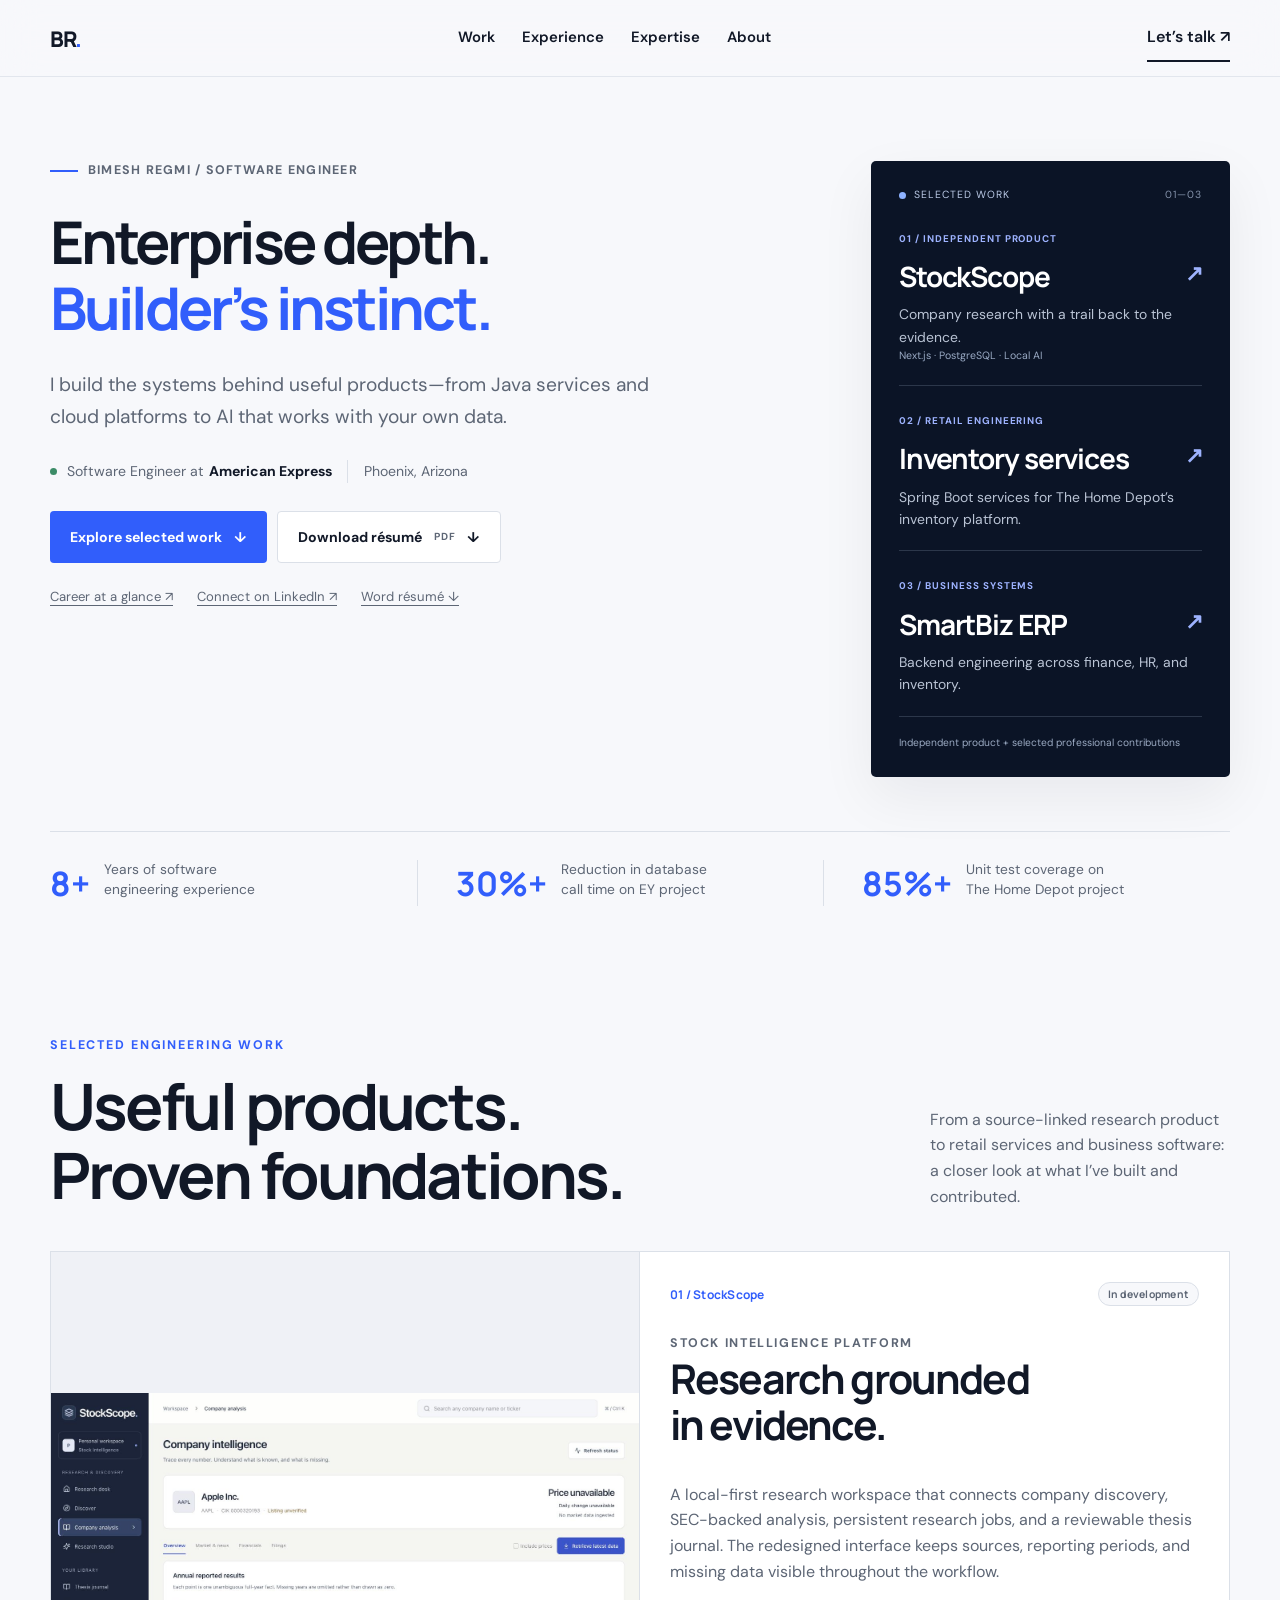
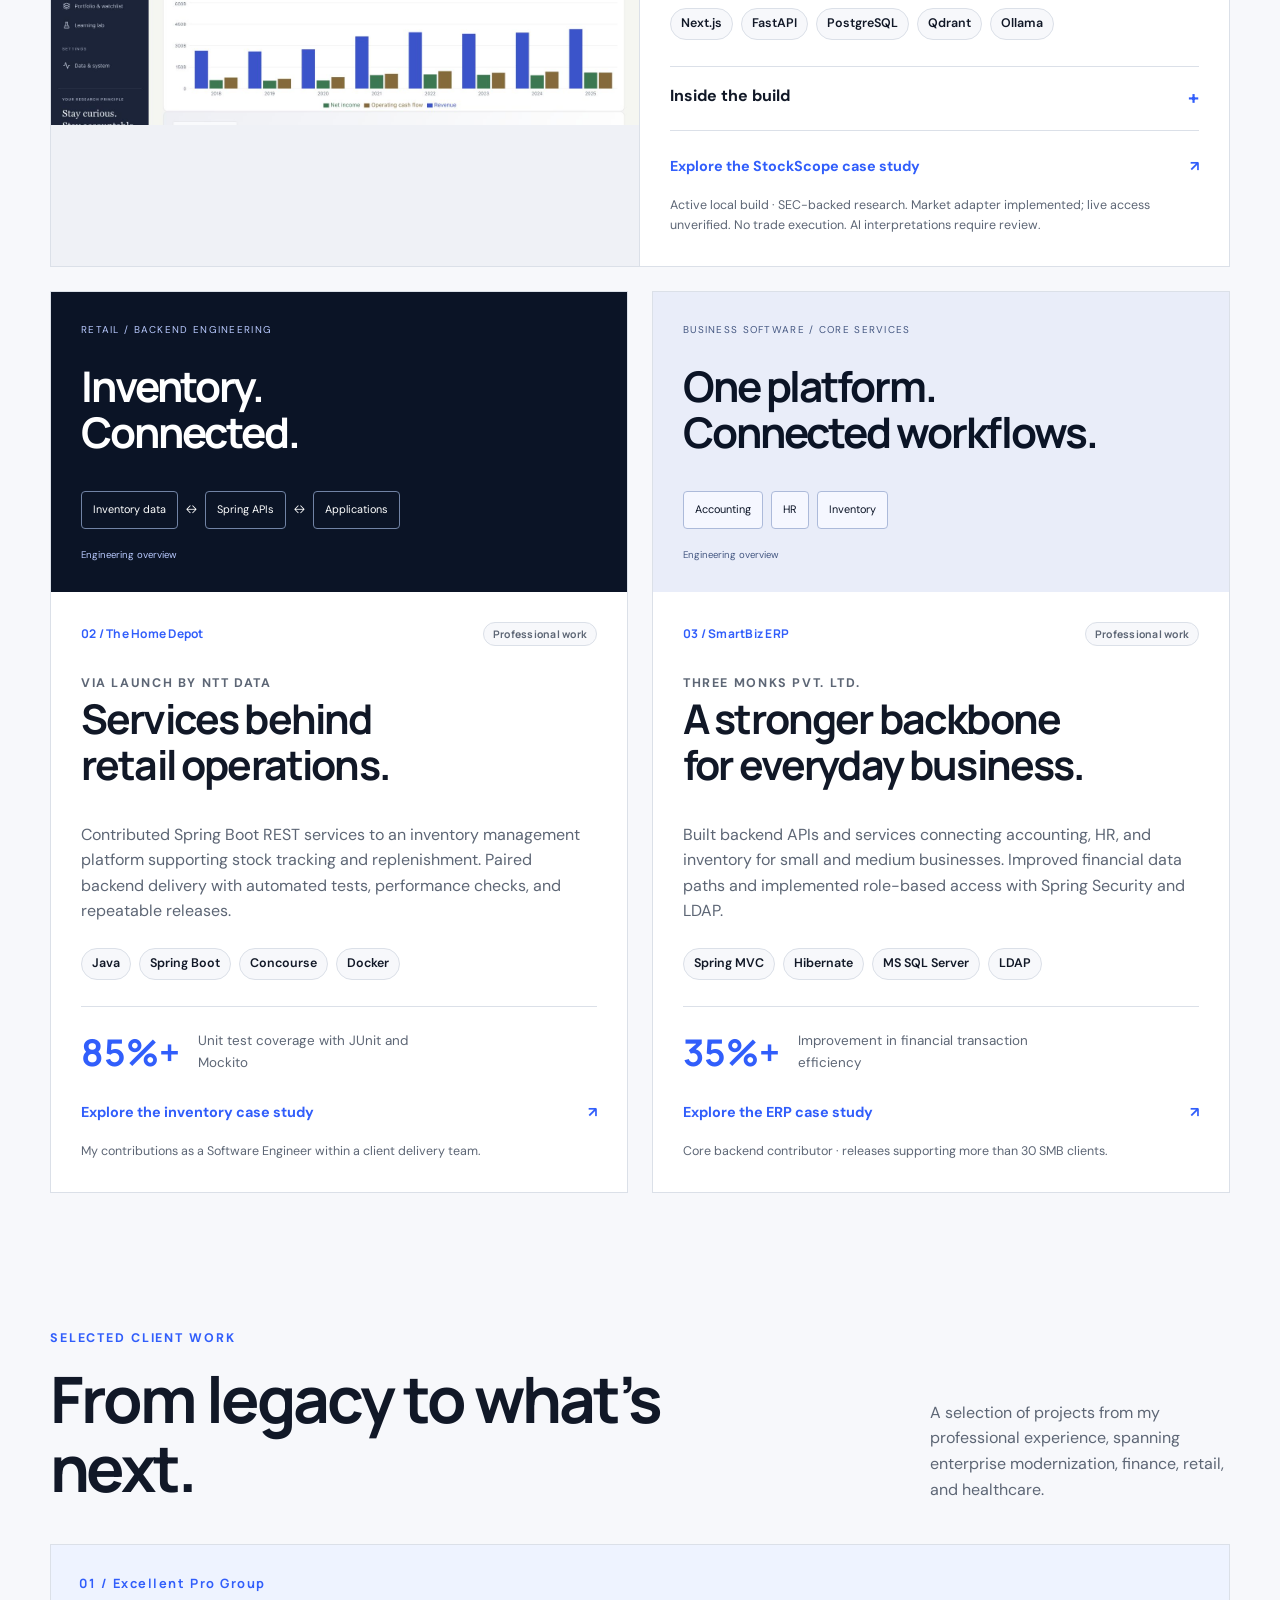
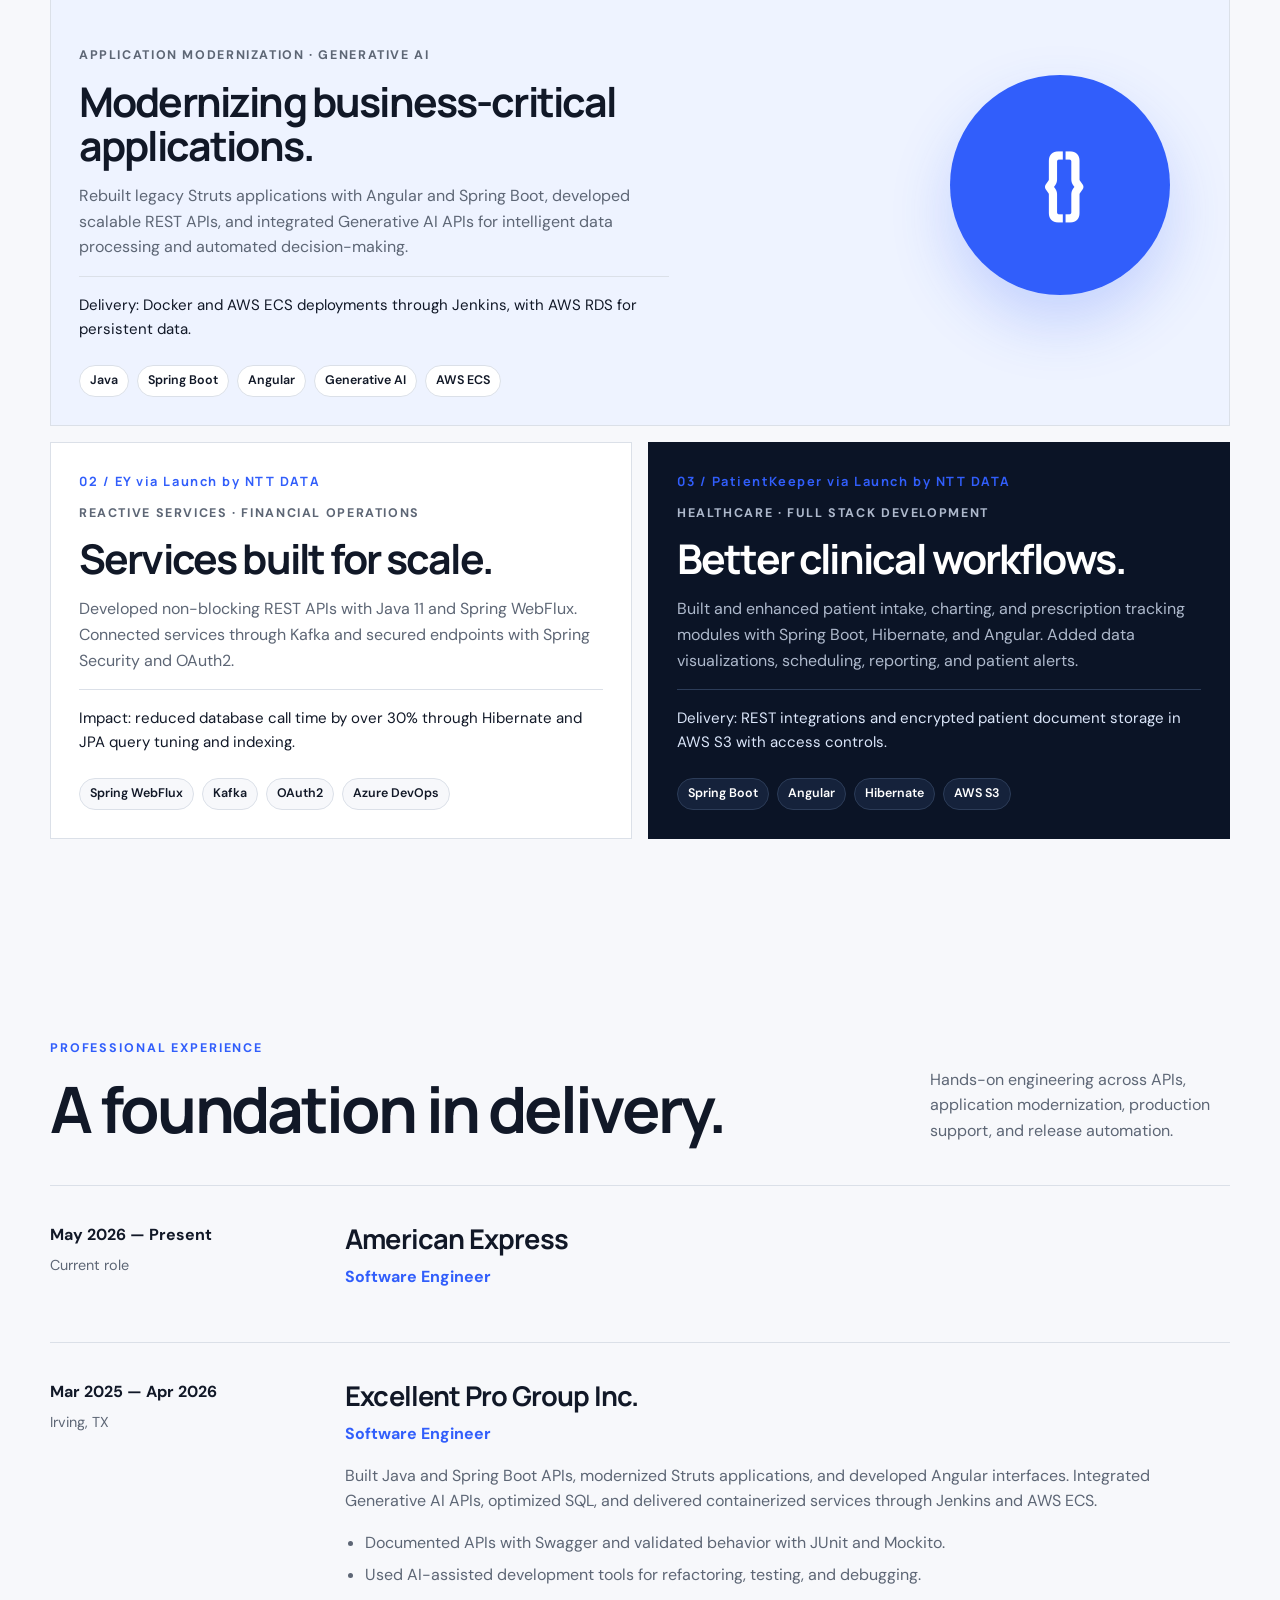
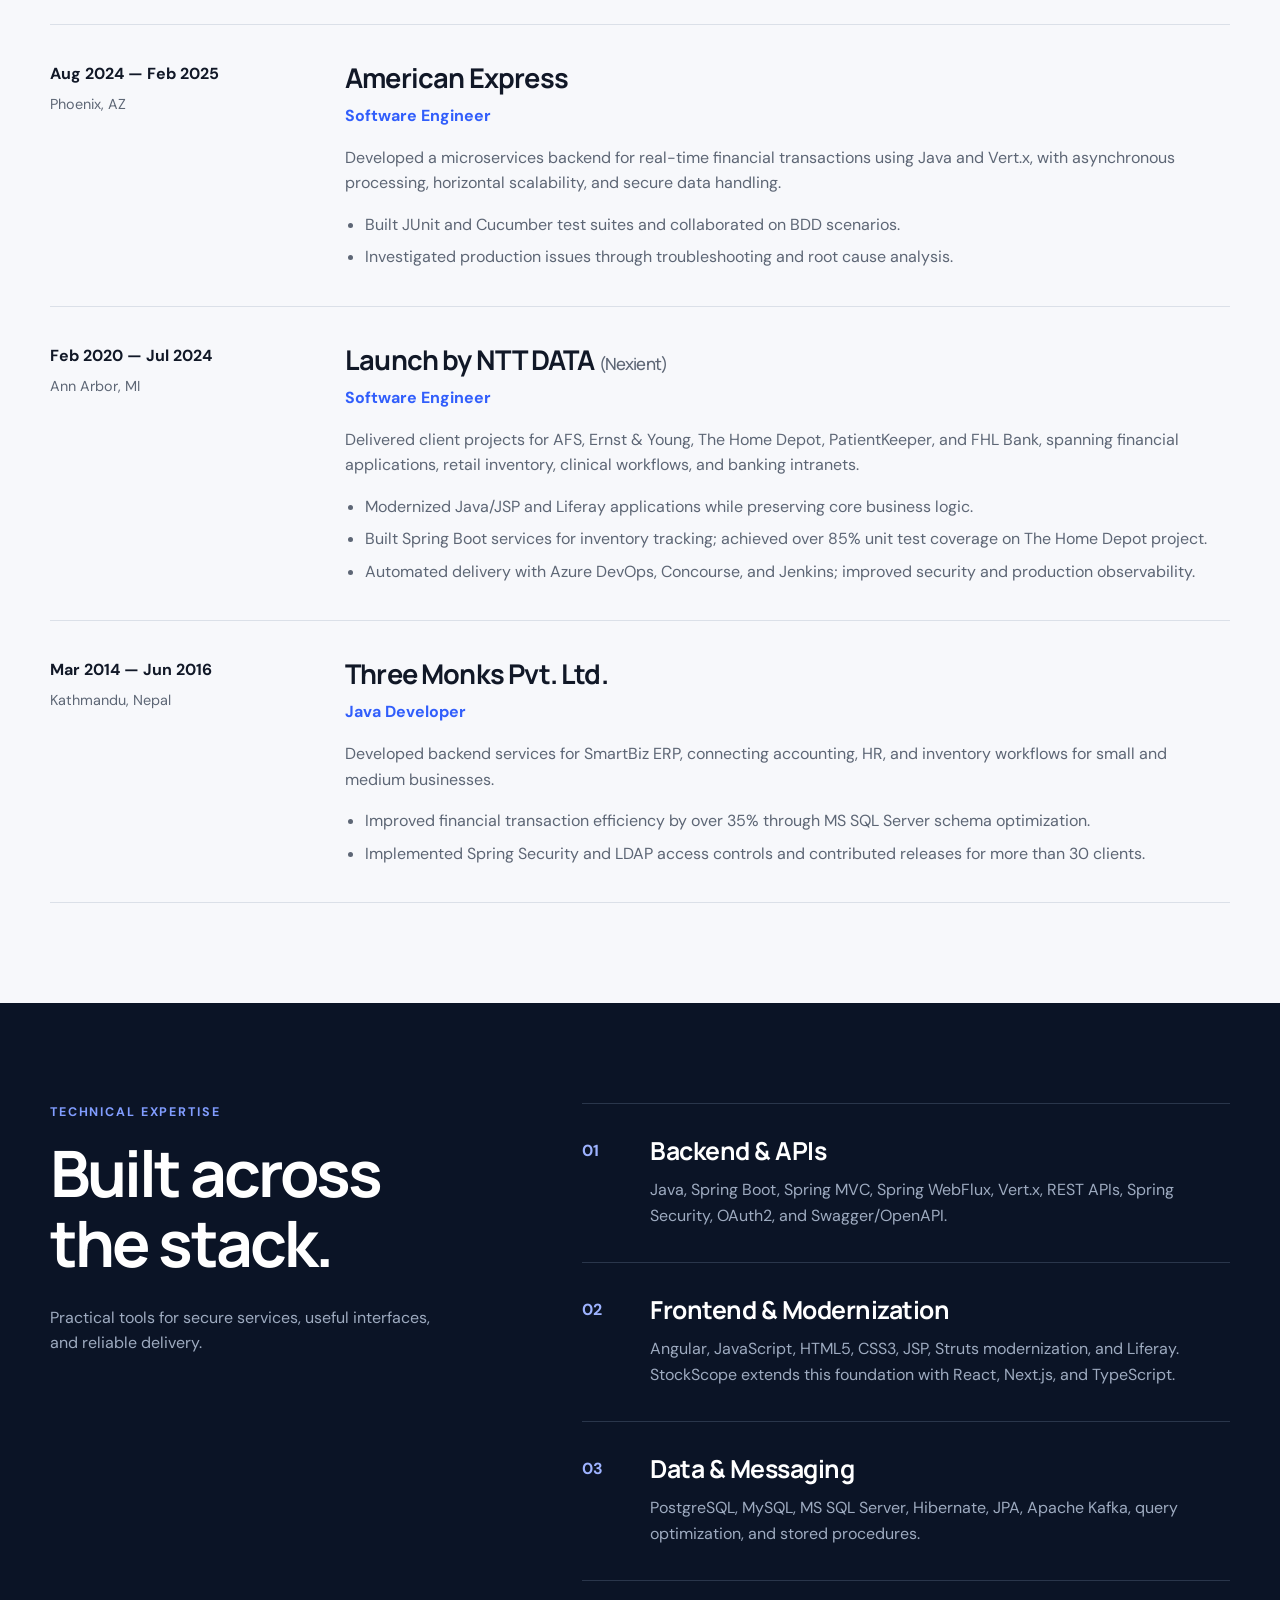
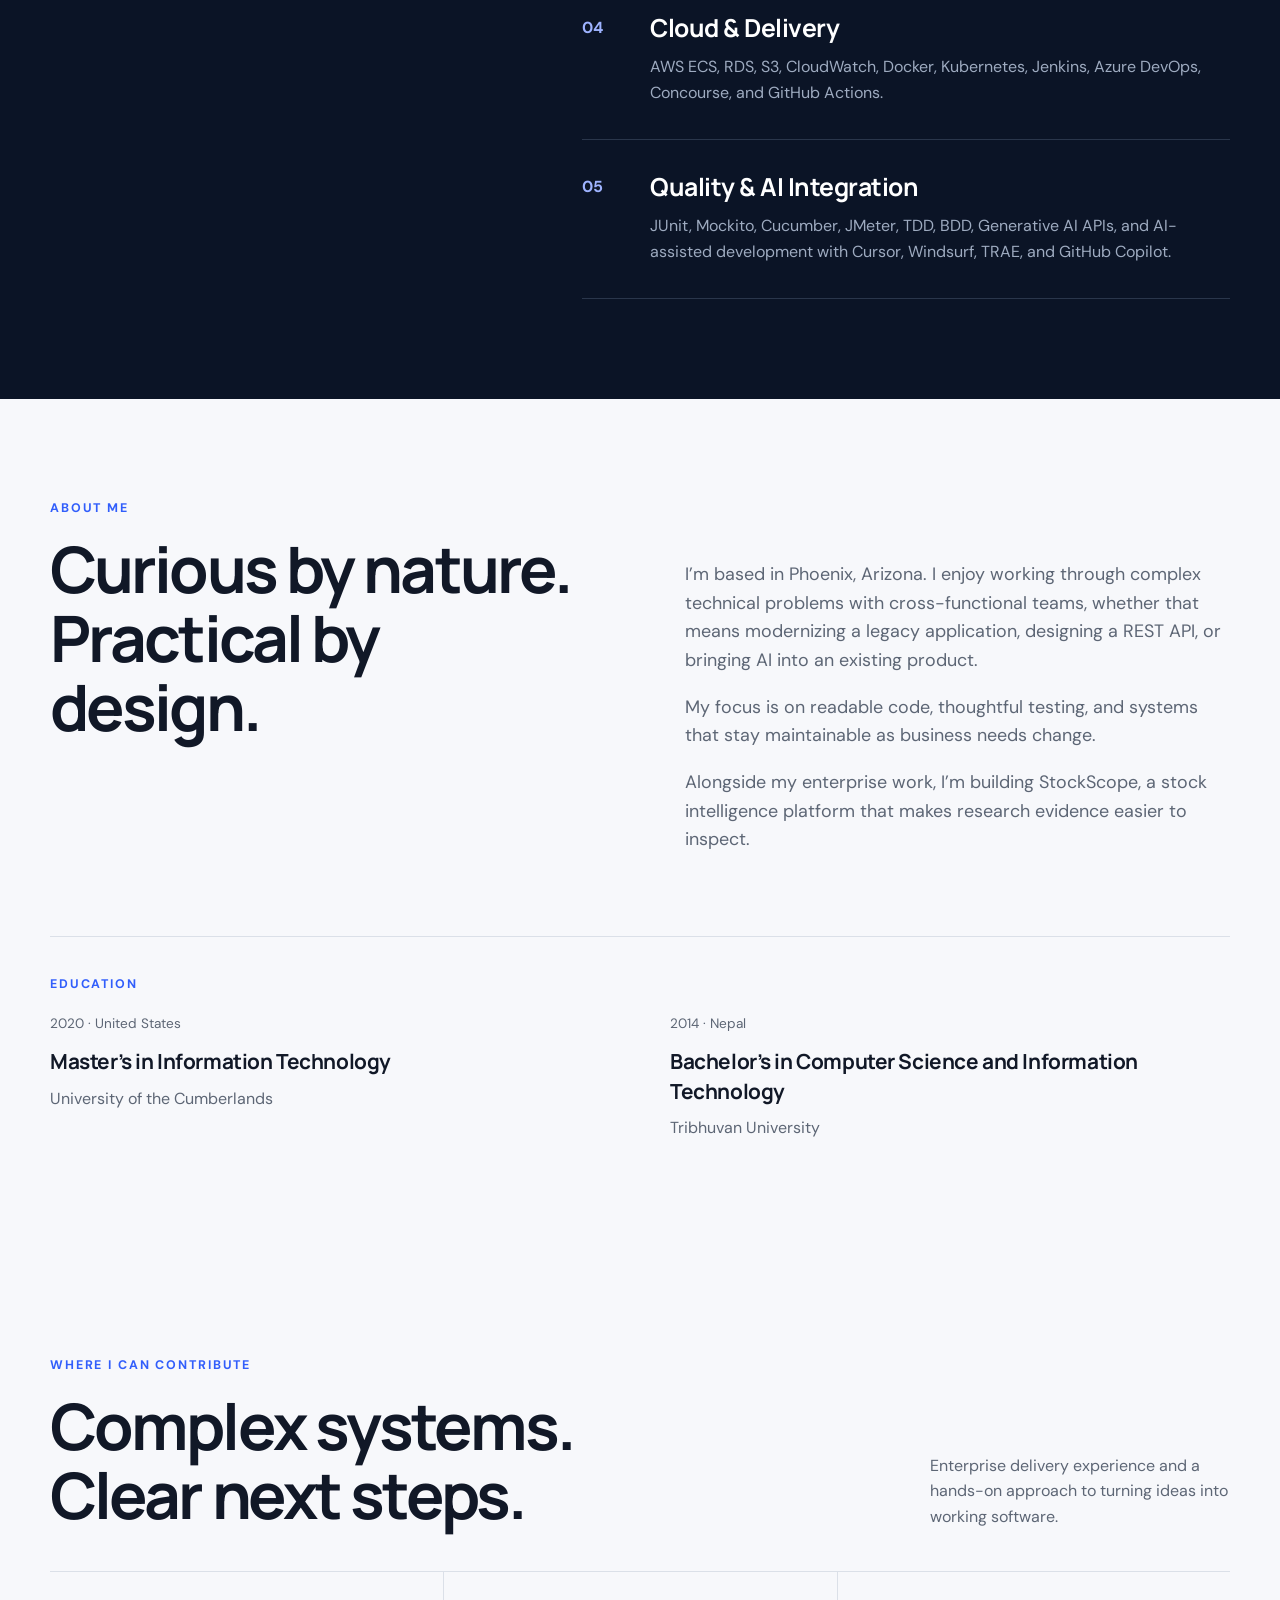
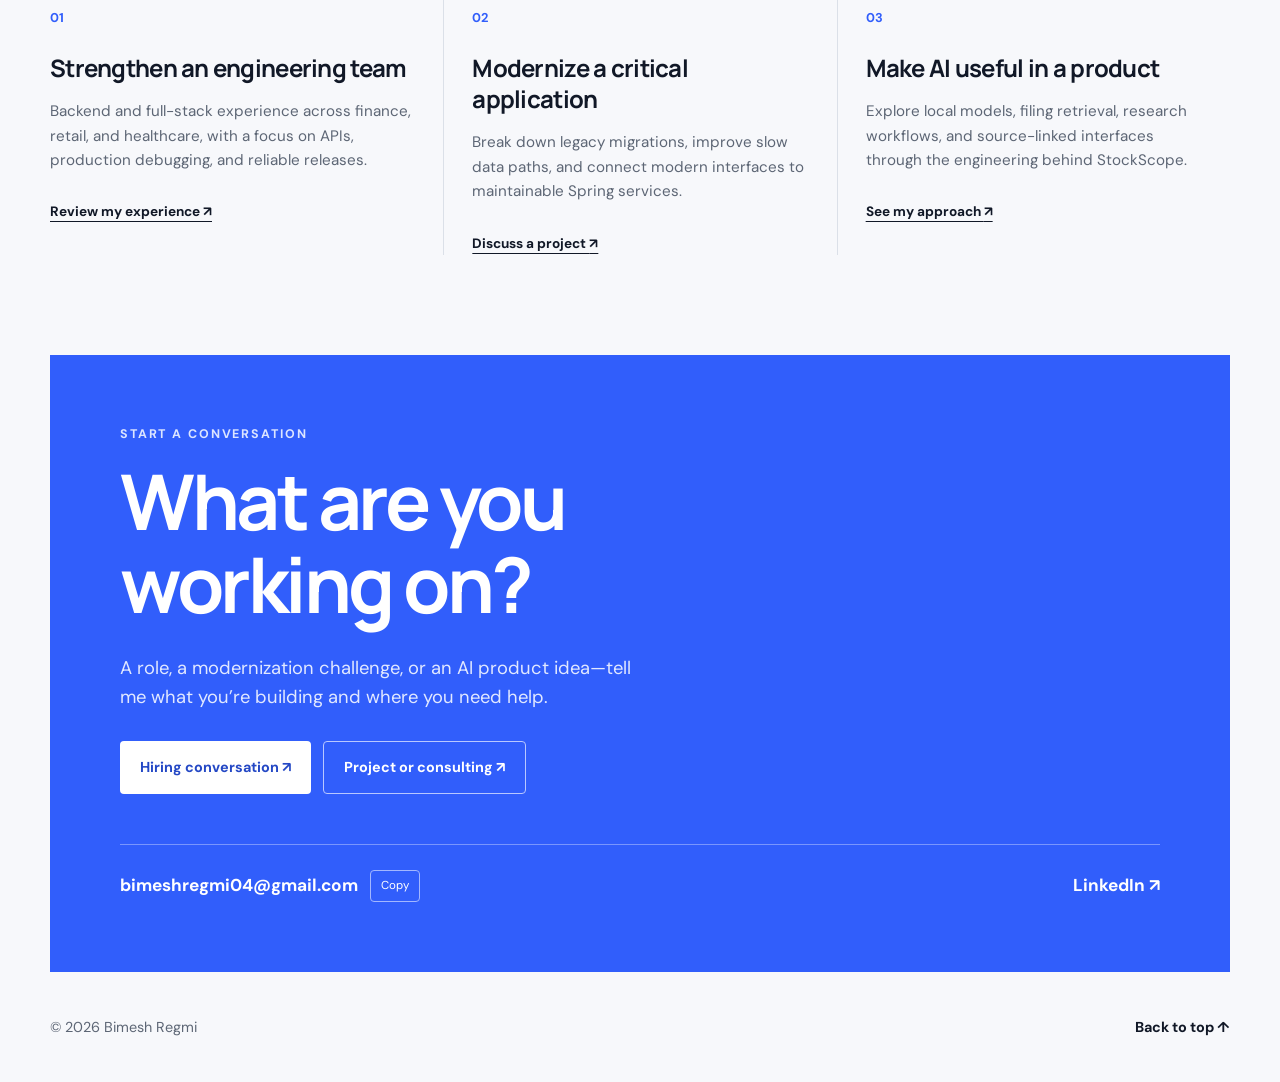
<file: index.html>
<!doctype html>
<html lang="en">
<head>
  <meta charset="utf-8">
  <meta name="viewport" content="width=device-width, initial-scale=1">
  <meta name="description" content="Bimesh Regmi — Software Engineer at American Express. Enterprise Java, cloud platforms, and applied AI. Explore StockScope, retail inventory services, and SmartBiz ERP.">
  <meta name="theme-color" content="#315efb">
  <title>Bimesh Regmi — Software Engineer · Enterprise Systems &amp; Applied AI</title>
  <link rel="canonical" href="https://bimesh16.github.io/">
  <link rel="icon" href="/favicon.svg" type="image/svg+xml">
  <meta property="og:title" content="Bimesh Regmi — Enterprise Systems &amp; Applied AI">
  <meta property="og:description" content="Software Engineer at American Express. Building dependable enterprise systems and practical local AI products.">
  <meta property="og:type" content="website">
  <meta property="og:url" content="https://bimesh16.github.io/">
  <meta property="og:image" content="https://bimesh16.github.io/assets/portfolio-card.png">
  <meta name="twitter:card" content="summary_large_image">
  <link rel="preconnect" href="https://fonts.googleapis.com">
  <link rel="preconnect" href="https://fonts.gstatic.com" crossorigin>
  <link href="https://fonts.googleapis.com/css2?family=DM+Sans:wght@400;500;600;700&family=Manrope:wght@600;700;800&display=swap" rel="stylesheet">
  <link rel="stylesheet" href="styles.css">
</head>
<body>
  <a class="skip-link" href="#top">Skip to content</a>
  <header class="nav-wrap">
    <nav class="nav shell" aria-label="Primary navigation">
      <a class="brand" href="#top" aria-label="Bimesh Regmi, home">BR<span>.</span></a>
      <button class="menu-toggle" type="button" aria-expanded="false" aria-controls="primary-links">Menu <span aria-hidden="true">+</span></button><div class="nav-links" id="primary-links"><a href="#work">Work</a><a href="#experience">Experience</a><a href="#expertise">Expertise</a><a href="#about">About</a></div>
      <a class="nav-cta" href="#contact">Let’s talk <span aria-hidden="true">↗</span></a>
    </nav>
  </header>
  <main id="top">
    <section class="hero shell" aria-labelledby="hero-title">
      <div class="hero-layout">
        <div class="hero-main">
          <div class="eyebrow"><span></span> Bimesh Regmi / Software Engineer</div>
          <h1 id="hero-title">Enterprise depth.<br><em>Builder’s instinct.</em></h1>
          <p class="hero-copy">I build the systems behind useful products—from Java services and cloud platforms to AI that works with your own data.</p>
          <p class="current-role"><span class="status-dot" aria-hidden="true"></span> Software Engineer at <strong>American Express</strong><span class="role-location">Phoenix, Arizona</span></p>
          <div class="hero-actions"><a class="button primary" href="#work">Explore selected work <span aria-hidden="true">↓</span></a><a class="button secondary" href="assets/bimesh-regmi-resume.pdf" download>Download résumé <span class="file-type">PDF</span><span aria-hidden="true">↓</span></a></div>
          <div class="hero-shortcuts"><a href="#experience">Career at a glance ↗</a><a href="https://www.linkedin.com/in/regbim/" target="_blank" rel="noopener noreferrer">Connect on LinkedIn ↗</a><a href="assets/bimesh-regmi-resume.docx" download>Word résumé ↓</a></div>
        </div>
        <aside class="build-index" aria-label="Selected work">
          <div class="index-label"><span class="status-dot" aria-hidden="true"></span> Selected work <span>01—03</span></div>
          <a href="/projects/stockscope/" class="index-project"><span class="index-number">01 / INDEPENDENT PRODUCT</span><h2>StockScope <span aria-hidden="true">↗</span></h2><p>Company research with a trail back to the evidence.</p><div class="index-stack">Next.js · PostgreSQL · Local AI</div></a>
          <a href="/projects/retail-inventory/" class="index-project"><span class="index-number">02 / RETAIL ENGINEERING</span><h2>Inventory services <span aria-hidden="true">↗</span></h2><p>Spring Boot services for The Home Depot’s inventory platform.</p></a>
          <a href="/projects/smartbiz-erp/" class="index-project"><span class="index-number">03 / BUSINESS SYSTEMS</span><h2>SmartBiz ERP <span aria-hidden="true">↗</span></h2><p>Backend engineering across finance, HR, and inventory.</p></a>
          <p class="index-footer">Independent product + selected professional contributions</p>
        </aside>
      </div>
      <div class="signal-row" aria-label="Selected résumé highlights">
        <div><strong>8+</strong><span>Years of software<br>engineering experience</span></div>
        <div><strong>30%+</strong><span>Reduction in database<br>call time on EY project</span></div>
        <div><strong>85%+</strong><span>Unit test coverage on<br>The Home Depot project</span></div>
      </div>
    </section>
    <section class="personal-work section shell" id="work" aria-labelledby="projects-title">
      <div class="section-head"><div><p class="kicker">Selected engineering work</p><h2 id="projects-title">Useful products.<br>Proven foundations.</h2></div><p>From a source-linked research product to retail services and business software: a closer look at what I’ve built and contributed.</p></div>
      <div class="build-grid">
        <article class="build-card stockscope-card lead-build">
          <a class="build-image" href="/projects/stockscope/" aria-label="Read the StockScope case study"><img src="assets/stockscope-company.png" width="1470" height="830" alt="StockScope’s redesigned company analysis view, with ink-blue navigation, Apple reported financial history, and visible data availability" loading="lazy"></a>
          <div class="build-body"><div class="build-meta"><span>01 / StockScope</span><span class="status-badge">In development</span></div><p class="project-type">Stock Intelligence Platform</p><h3>Research grounded<br>in evidence.</h3><p>A local-first research workspace that connects company discovery, SEC-backed analysis, persistent research jobs, and a reviewable thesis journal. The redesigned interface keeps sources, reporting periods, and missing data visible throughout the workflow.</p>
          <ul class="tags"><li>Next.js</li><li>FastAPI</li><li>PostgreSQL</li><li>Qdrant</li><li>Ollama</li></ul>
          <details class="build-details"><summary>Inside the build <span aria-hidden="true">+</span></summary><ul><li>Ingest SEC disclosures with source snapshots, reporting periods, and versioned financial facts.</li><li>Retrieve filing passages using hybrid keyword and local vector search.</li><li>Run persistent, cancellable research jobs with deterministic evidence briefs by default and optional local model interpretations.</li><li>Compare up to three companies using dated SEC facts; track theses, watchlists, filing alerts, and source-linked reviews.</li><li>Explore fifteen learning lessons and a market workspace with an implemented Alpaca IEX adapter; live feed access is not yet verified.</li></ul></details>
          <a class="case-link" href="/projects/stockscope/">Explore the StockScope case study <span aria-hidden="true">↗</span></a><p class="build-note">Active local build · SEC-backed research. Market adapter implemented; live access unverified. No trade execution. AI interpretations require review.</p></div>
        </article>
        <article class="build-card enterprise-card">
          <a class="project-visual inventory-visual" href="/projects/retail-inventory/" aria-label="Read the retail inventory case study"><span class="visual-label">RETAIL / BACKEND ENGINEERING</span><strong>Inventory.<br>Connected.</strong><div class="module-strip"><span>Inventory data</span><span aria-hidden="true">↔</span><span>Spring APIs</span><span aria-hidden="true">↔</span><span>Applications</span></div><span class="visual-caption">Engineering overview</span></a>
          <div class="build-body"><div class="build-meta"><span>02 / The Home Depot</span><span class="status-badge">Professional work</span></div><p class="project-type">Via Launch by NTT DATA</p><h3>Services behind<br>retail operations.</h3><p>Contributed Spring Boot REST services to an inventory management platform supporting stock tracking and replenishment. Paired backend delivery with automated tests, performance checks, and repeatable releases.</p><ul class="tags"><li>Java</li><li>Spring Boot</li><li>Concourse</li><li>Docker</li></ul><div class="build-result"><strong>85%+</strong><span>Unit test coverage with JUnit and Mockito</span></div><a class="case-link" href="/projects/retail-inventory/">Explore the inventory case study <span aria-hidden="true">↗</span></a><p class="build-note">My contributions as a Software Engineer within a client delivery team.</p></div>
        </article>
        <article class="build-card enterprise-card">
          <a class="project-visual erp-visual" href="/projects/smartbiz-erp/" aria-label="Read the SmartBiz ERP case study"><span class="visual-label">BUSINESS SOFTWARE / CORE SERVICES</span><strong>One platform.<br>Connected workflows.</strong><div class="module-strip"><span>Accounting</span><span>HR</span><span>Inventory</span></div><span class="visual-caption">Engineering overview</span></a>
          <div class="build-body"><div class="build-meta"><span>03 / SmartBiz ERP</span><span class="status-badge">Professional work</span></div><p class="project-type">Three Monks Pvt. Ltd.</p><h3>A stronger backbone<br>for everyday business.</h3><p>Built backend APIs and services connecting accounting, HR, and inventory for small and medium businesses. Improved financial data paths and implemented role-based access with Spring Security and LDAP.</p><ul class="tags"><li>Spring MVC</li><li>Hibernate</li><li>MS SQL Server</li><li>LDAP</li></ul><div class="build-result"><strong>35%+</strong><span>Improvement in financial transaction efficiency</span></div><a class="case-link" href="/projects/smartbiz-erp/">Explore the ERP case study <span aria-hidden="true">↗</span></a><p class="build-note">Core backend contributor · releases supporting more than 30 SMB clients.</p></div>
        </article>
      </div>
    </section>

    <section class="work section shell" id="client-work" aria-labelledby="work-title">
      <div class="section-head"><div><p class="kicker">Selected client work</p><h2 id="work-title">From legacy to what’s next.</h2></div><p>A selection of projects from my professional experience, spanning enterprise modernization, finance, retail, and healthcare.</p></div>
      <div class="project-grid">
        <article class="project featured">
          <div class="project-number">01 / Excellent Pro Group</div>
          <div class="project-content"><p class="project-type">Application modernization · Generative AI</p><h3>Modernizing business-critical applications.</h3><p>Rebuilt legacy Struts applications with Angular and Spring Boot, developed scalable REST APIs, and integrated Generative AI APIs for intelligent data processing and automated decision-making.</p><p class="project-outcome">Delivery: Docker and AWS ECS deployments through Jenkins, with AWS RDS for persistent data.</p><ul class="tags"><li>Java</li><li>Spring Boot</li><li>Angular</li><li>Generative AI</li><li>AWS ECS</li></ul></div>
          <div class="project-mark" aria-hidden="true"><span>{ }</span></div>
        </article>
        <article class="project">
          <div class="project-number">02 / EY via Launch by NTT DATA</div>
          <div class="project-content"><p class="project-type">Reactive services · Financial operations</p><h3>Services built for scale.</h3><p>Developed non-blocking REST APIs with Java 11 and Spring WebFlux. Connected services through Kafka and secured endpoints with Spring Security and OAuth2.</p><p class="project-outcome">Impact: reduced database call time by over 30% through Hibernate and JPA query tuning and indexing.</p><ul class="tags"><li>Spring WebFlux</li><li>Kafka</li><li>OAuth2</li><li>Azure DevOps</li></ul></div>
        </article>
        <article class="project accent-card">
          <div class="project-number">03 / PatientKeeper via Launch by NTT DATA</div>
          <div class="project-content"><p class="project-type">Healthcare · Full stack development</p><h3>Better clinical workflows.</h3><p>Built and enhanced patient intake, charting, and prescription tracking modules with Spring Boot, Hibernate, and Angular. Added data visualizations, scheduling, reporting, and patient alerts.</p><p class="project-outcome">Delivery: REST integrations and encrypted patient document storage in AWS S3 with access controls.</p><ul class="tags"><li>Spring Boot</li><li>Angular</li><li>Hibernate</li><li>AWS S3</li></ul></div>
        </article>
      </div>
    </section>
    <section class="career section shell" id="experience" aria-labelledby="career-title">
      <div class="section-head"><div><p class="kicker">Professional experience</p><h2 id="career-title">A foundation in delivery.</h2></div><p>Hands-on engineering across APIs, application modernization, production support, and release automation.</p></div>
      <div class="timeline">
        <article class="role"><div class="role-meta"><p>May 2026 — Present</p><span>Current role</span></div><div><h3>American Express</h3><p class="role-title">Software Engineer</p></div></article>
        <article class="role"><div class="role-meta"><p>Mar 2025 — Apr 2026</p><span>Irving, TX</span></div><div><h3>Excellent Pro Group Inc.</h3><p class="role-title">Software Engineer</p><p>Built Java and Spring Boot APIs, modernized Struts applications, and developed Angular interfaces. Integrated Generative AI APIs, optimized SQL, and delivered containerized services through Jenkins and AWS ECS.</p><ul><li>Documented APIs with Swagger and validated behavior with JUnit and Mockito.</li><li>Used AI-assisted development tools for refactoring, testing, and debugging.</li></ul></div></article>
        <article class="role"><div class="role-meta"><p>Aug 2024 — Feb 2025</p><span>Phoenix, AZ</span></div><div><h3>American Express</h3><p class="role-title">Software Engineer</p><p>Developed a microservices backend for real-time financial transactions using Java and Vert.x, with asynchronous processing, horizontal scalability, and secure data handling.</p><ul><li>Built JUnit and Cucumber test suites and collaborated on BDD scenarios.</li><li>Investigated production issues through troubleshooting and root cause analysis.</li></ul></div></article>
        <article class="role"><div class="role-meta"><p>Feb 2020 — Jul 2024</p><span>Ann Arbor, MI</span></div><div><h3>Launch by NTT DATA <span class="company-alias">(Nexient)</span></h3><p class="role-title">Software Engineer</p><p>Delivered client projects for AFS, Ernst &amp; Young, The Home Depot, PatientKeeper, and FHL Bank, spanning financial applications, retail inventory, clinical workflows, and banking intranets.</p><ul><li>Modernized Java/JSP and Liferay applications while preserving core business logic.</li><li>Built Spring Boot services for inventory tracking; achieved over 85% unit test coverage on The Home Depot project.</li><li>Automated delivery with Azure DevOps, Concourse, and Jenkins; improved security and production observability.</li></ul></div></article>
        <article class="role"><div class="role-meta"><p>Mar 2014 — Jun 2016</p><span>Kathmandu, Nepal</span></div><div><h3>Three Monks Pvt. Ltd.</h3><p class="role-title">Java Developer</p><p>Developed backend services for SmartBiz ERP, connecting accounting, HR, and inventory workflows for small and medium businesses.</p><ul><li>Improved financial transaction efficiency by over 35% through MS SQL Server schema optimization.</li><li>Implemented Spring Security and LDAP access controls and contributed releases for more than 30 clients.</li></ul></div></article>
      </div>
    </section>
    <section class="experience section" id="expertise" aria-labelledby="expertise-title">
      <div class="shell exp-layout">
        <div class="sticky-title"><p class="kicker light">Technical expertise</p><h2 id="expertise-title">Built across the stack.</h2><p>Practical tools for secure services, useful interfaces, and reliable delivery.</p></div>
        <div class="capabilities">
          <article><span>01</span><div><h3>Backend &amp; APIs</h3><p>Java, Spring Boot, Spring MVC, Spring WebFlux, Vert.x, REST APIs, Spring Security, OAuth2, and Swagger/OpenAPI.</p></div></article>
          <article><span>02</span><div><h3>Frontend &amp; Modernization</h3><p>Angular, JavaScript, HTML5, CSS3, JSP, Struts modernization, and Liferay. StockScope extends this foundation with React, Next.js, and TypeScript.</p></div></article>
          <article><span>03</span><div><h3>Data &amp; Messaging</h3><p>PostgreSQL, MySQL, MS SQL Server, Hibernate, JPA, Apache Kafka, query optimization, and stored procedures.</p></div></article>
          <article><span>04</span><div><h3>Cloud &amp; Delivery</h3><p>AWS ECS, RDS, S3, CloudWatch, Docker, Kubernetes, Jenkins, Azure DevOps, Concourse, and GitHub Actions.</p></div></article>
          <article><span>05</span><div><h3>Quality &amp; AI Integration</h3><p>JUnit, Mockito, Cucumber, JMeter, TDD, BDD, Generative AI APIs, and AI-assisted development with Cursor, Windsurf, TRAE, and GitHub Copilot.</p></div></article>
        </div>
      </div>
    </section>
    <section class="about section shell" id="about" aria-labelledby="about-title">
      <p class="kicker">About me</p>
      <div class="about-grid"><h2 id="about-title">Curious by nature.<br>Practical by design.</h2><div><p>I’m based in Phoenix, Arizona. I enjoy working through complex technical problems with cross-functional teams, whether that means modernizing a legacy application, designing a REST API, or bringing AI into an existing product.</p><p>My focus is on readable code, thoughtful testing, and systems that stay maintainable as business needs change.</p><p>Alongside my enterprise work, I’m building StockScope, a stock intelligence platform that makes research evidence easier to inspect.</p></div></div>
      <div class="education"><p class="kicker">Education</p><div class="education-grid"><article><span>2020 · United States</span><h3>Master’s in Information Technology</h3><p>University of the Cumberlands</p></article><article><span>2014 · Nepal</span><h3>Bachelor’s in Computer Science and Information Technology</h3><p>Tribhuvan University</p></article></div></div>
    </section>
    <section class="collaborate section shell" aria-labelledby="collaborate-title">
      <div class="section-head"><div><p class="kicker">Where I can contribute</p><h2 id="collaborate-title">Complex systems.<br>Clear next steps.</h2></div><p>Enterprise delivery experience and a hands-on approach to turning ideas into working software.</p></div>
      <div class="contribution-grid">
        <article><span class="contribution-number">01</span><h3>Strengthen an engineering team</h3><p>Backend and full-stack experience across finance, retail, and healthcare, with a focus on APIs, production debugging, and reliable releases.</p><a href="#experience">Review my experience <span aria-hidden="true">↗</span></a></article>
        <article><span class="contribution-number">02</span><h3>Modernize a critical application</h3><p>Break down legacy migrations, improve slow data paths, and connect modern interfaces to maintainable Spring services.</p><a href="mailto:bimeshregmi04@gmail.com?subject=Let%E2%80%99s%20discuss%20a%20project">Discuss a project <span aria-hidden="true">↗</span></a></article>
        <article><span class="contribution-number">03</span><h3>Make AI useful in a product</h3><p>Explore local models, filing retrieval, research workflows, and source-linked interfaces through the engineering behind StockScope.</p><a href="/projects/stockscope/">See my approach <span aria-hidden="true">↗</span></a></article>
      </div>
    </section>
    <section class="contact shell" id="contact" aria-labelledby="contact-title"><p class="kicker light">Start a conversation</p><h2 id="contact-title">What are you<br>working on?</h2><p class="contact-copy">A role, a modernization challenge, or an AI product idea—tell me what you’re building and where you need help.</p><div class="contact-actions"><a class="button contact-button" href="mailto:bimeshregmi04@gmail.com?subject=Engineering%20opportunity">Hiring conversation ↗</a><a class="button contact-button outline" href="mailto:bimeshregmi04@gmail.com?subject=Project%20or%20consulting%20conversation">Project or consulting ↗</a></div><div class="contact-bottom"><div class="email-group"><a href="mailto:bimeshregmi04@gmail.com">bimeshregmi04@gmail.com</a><button class="copy-email" type="button" aria-label="Copy email address">Copy</button><span class="copy-feedback" role="status" aria-live="polite"></span></div><a href="https://www.linkedin.com/in/regbim/" target="_blank" rel="noopener noreferrer">LinkedIn <span aria-hidden="true">↗</span></a></div></section>
  </main>
  <footer class="shell"><span>© 2026 Bimesh Regmi</span><a href="#top">Back to top ↑</a></footer>
  <script type="application/ld+json">{"@context": "https://schema.org", "@type": "Person", "name": "Bimesh Regmi", "url": "https://bimesh16.github.io/", "jobTitle": "Software Engineer", "worksFor": {"@type": "Organization", "name": "American Express"}, "sameAs": ["https://www.linkedin.com/in/regbim/"], "knowsAbout": ["Java", "Spring Boot", "Distributed systems", "Application modernization", "Local AI"]}</script>
  <script src="script.js"></script>
</body>
</html>
</file>
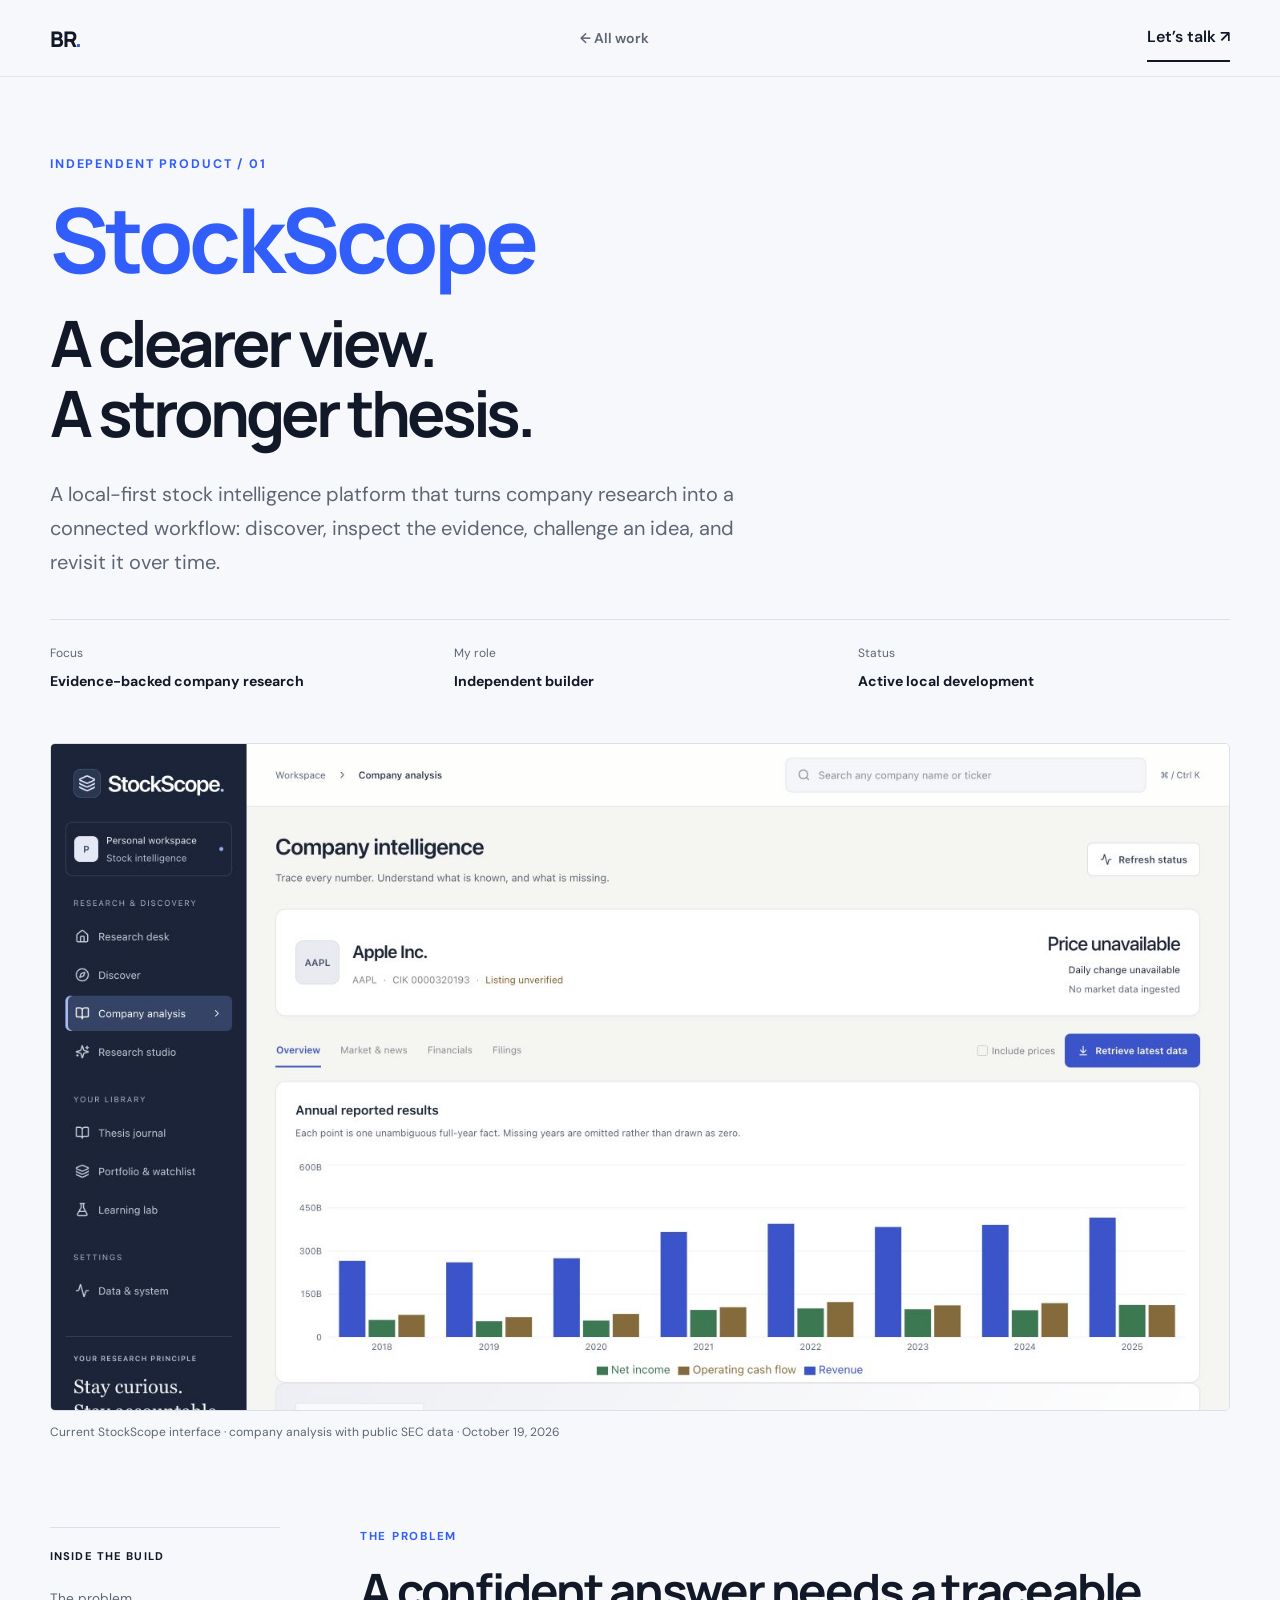
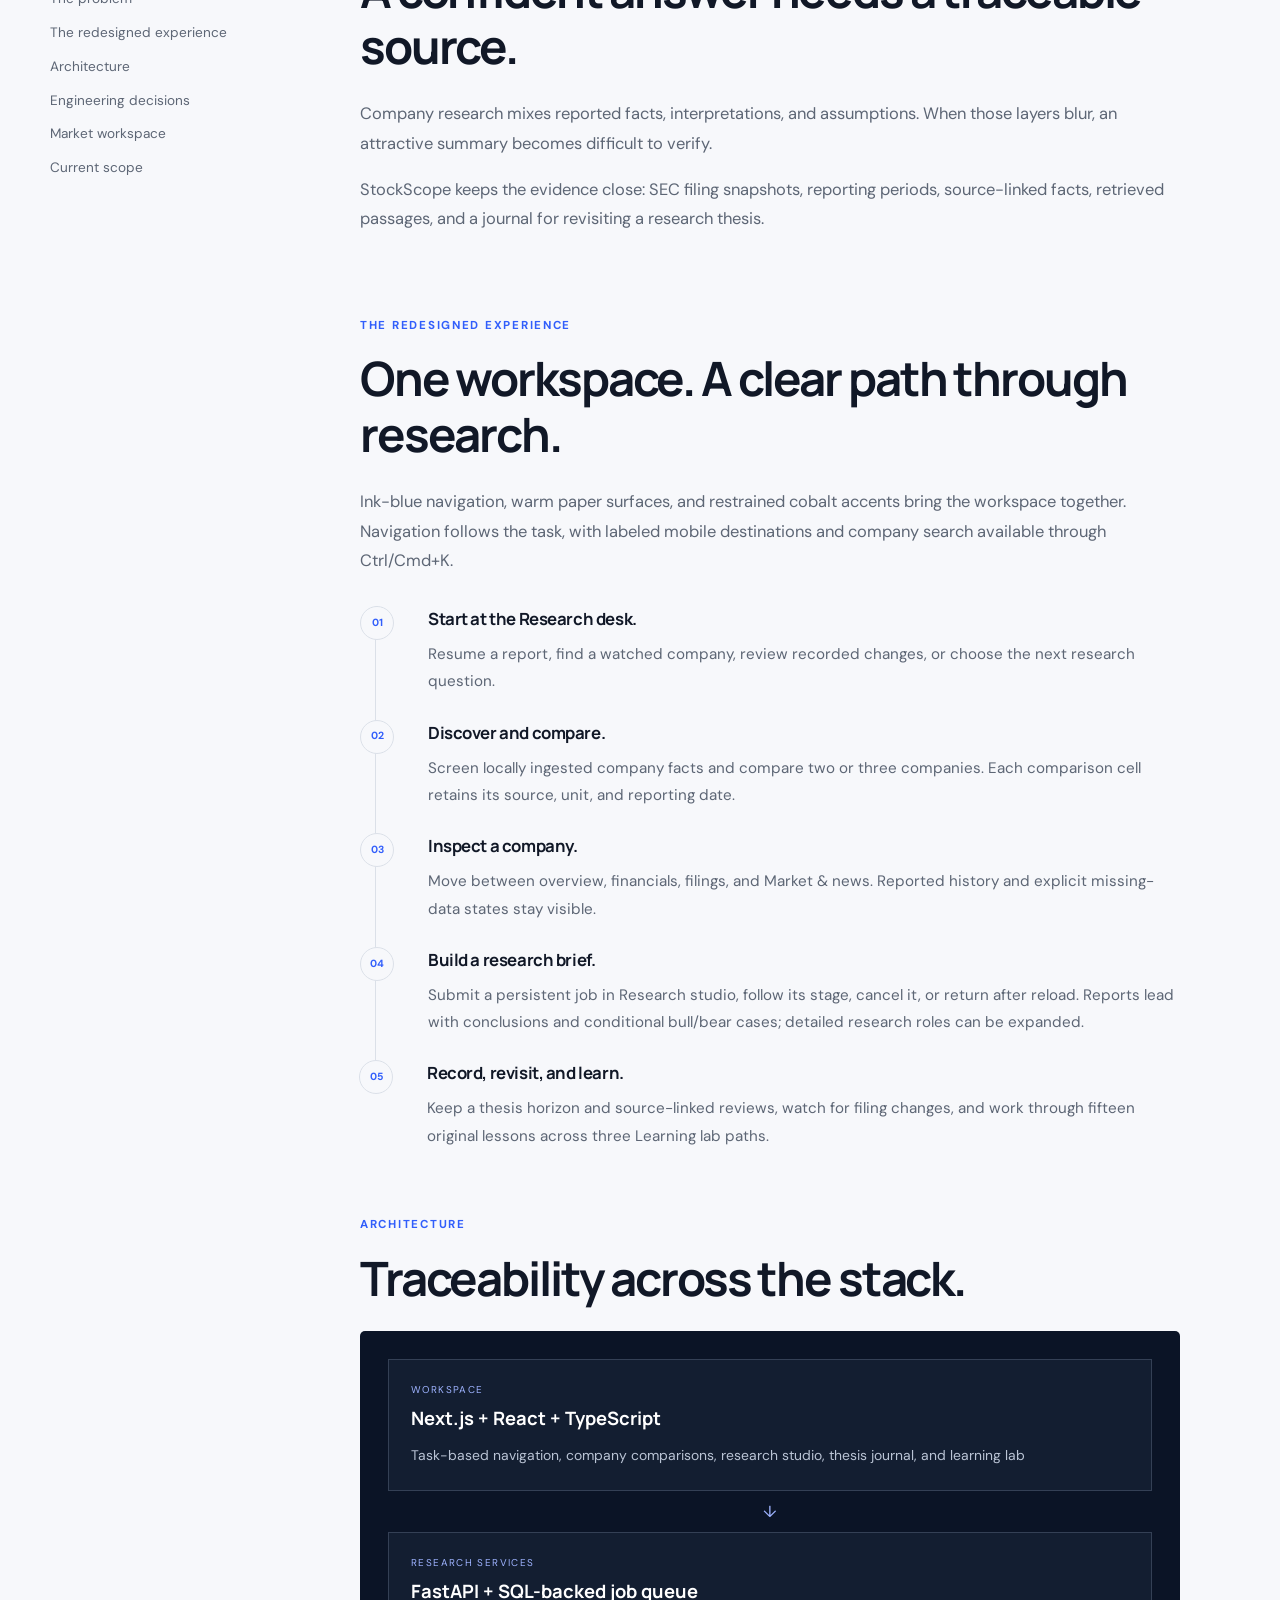
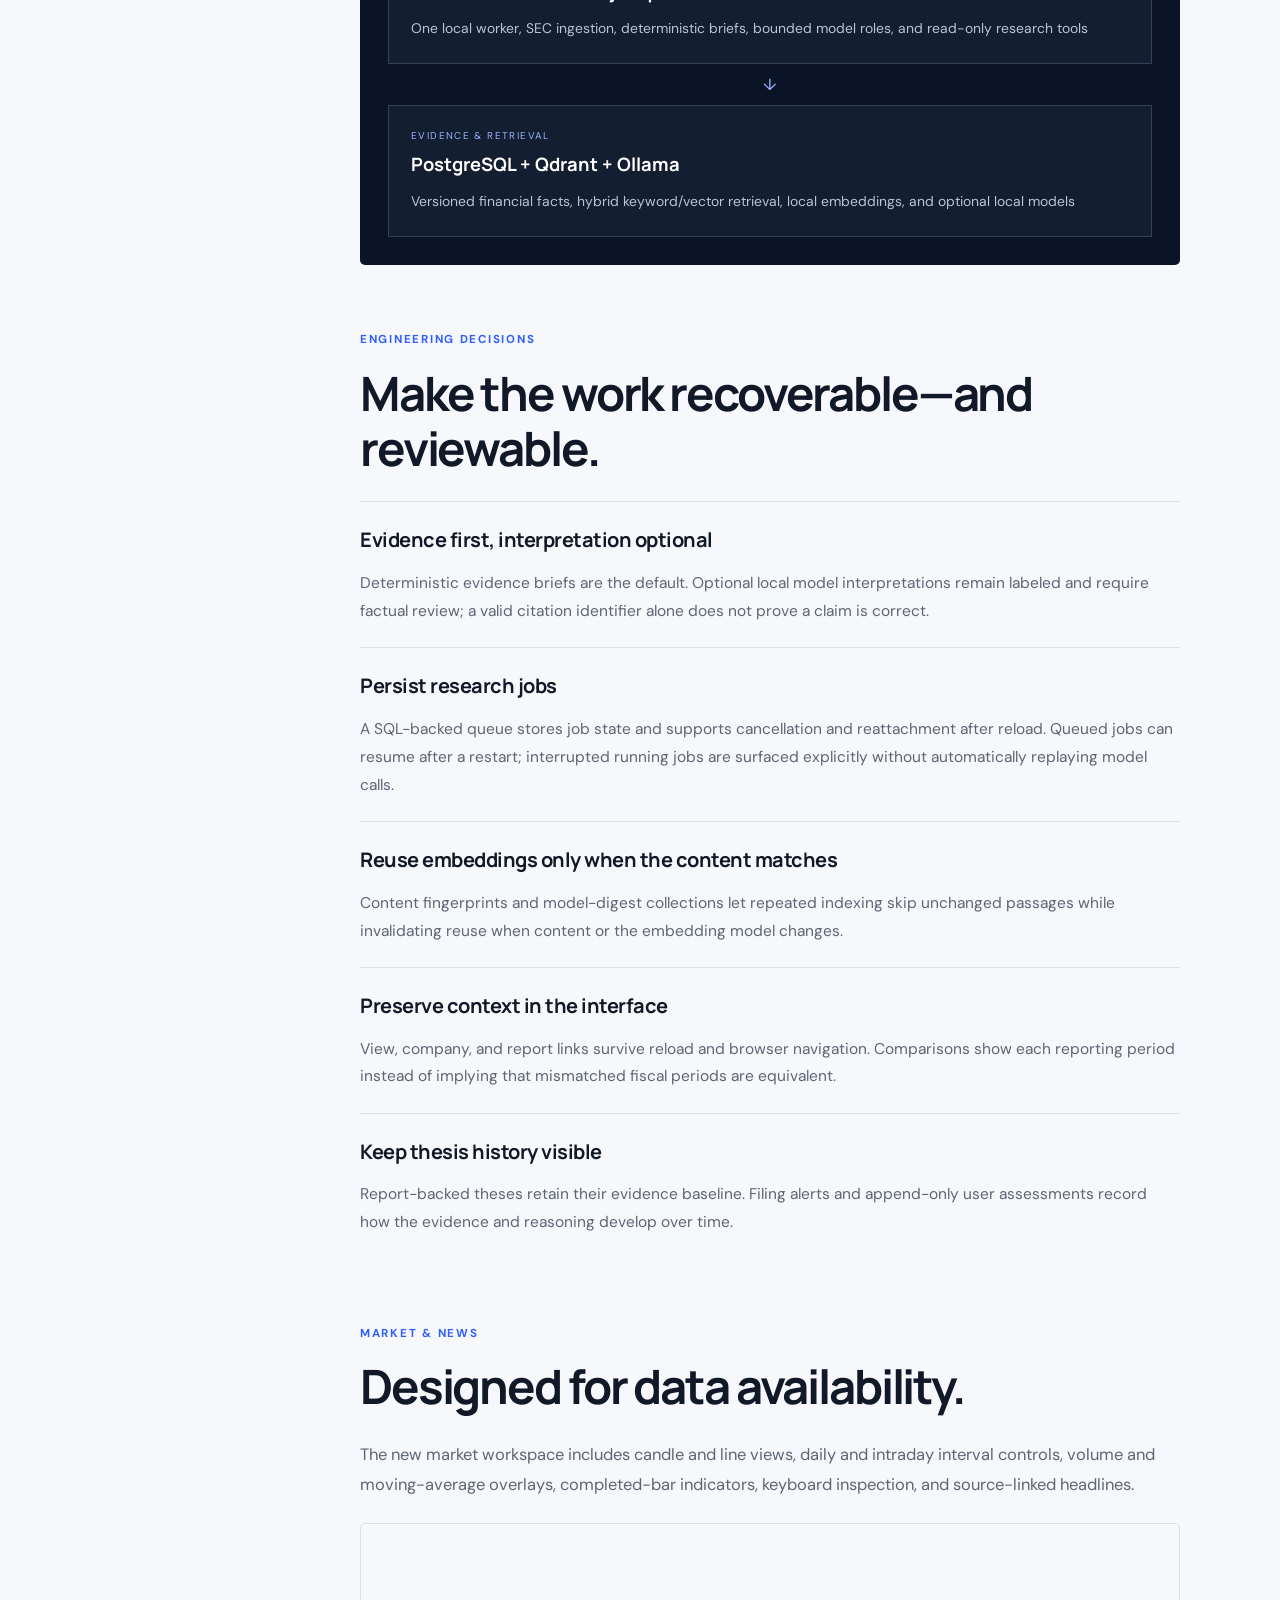
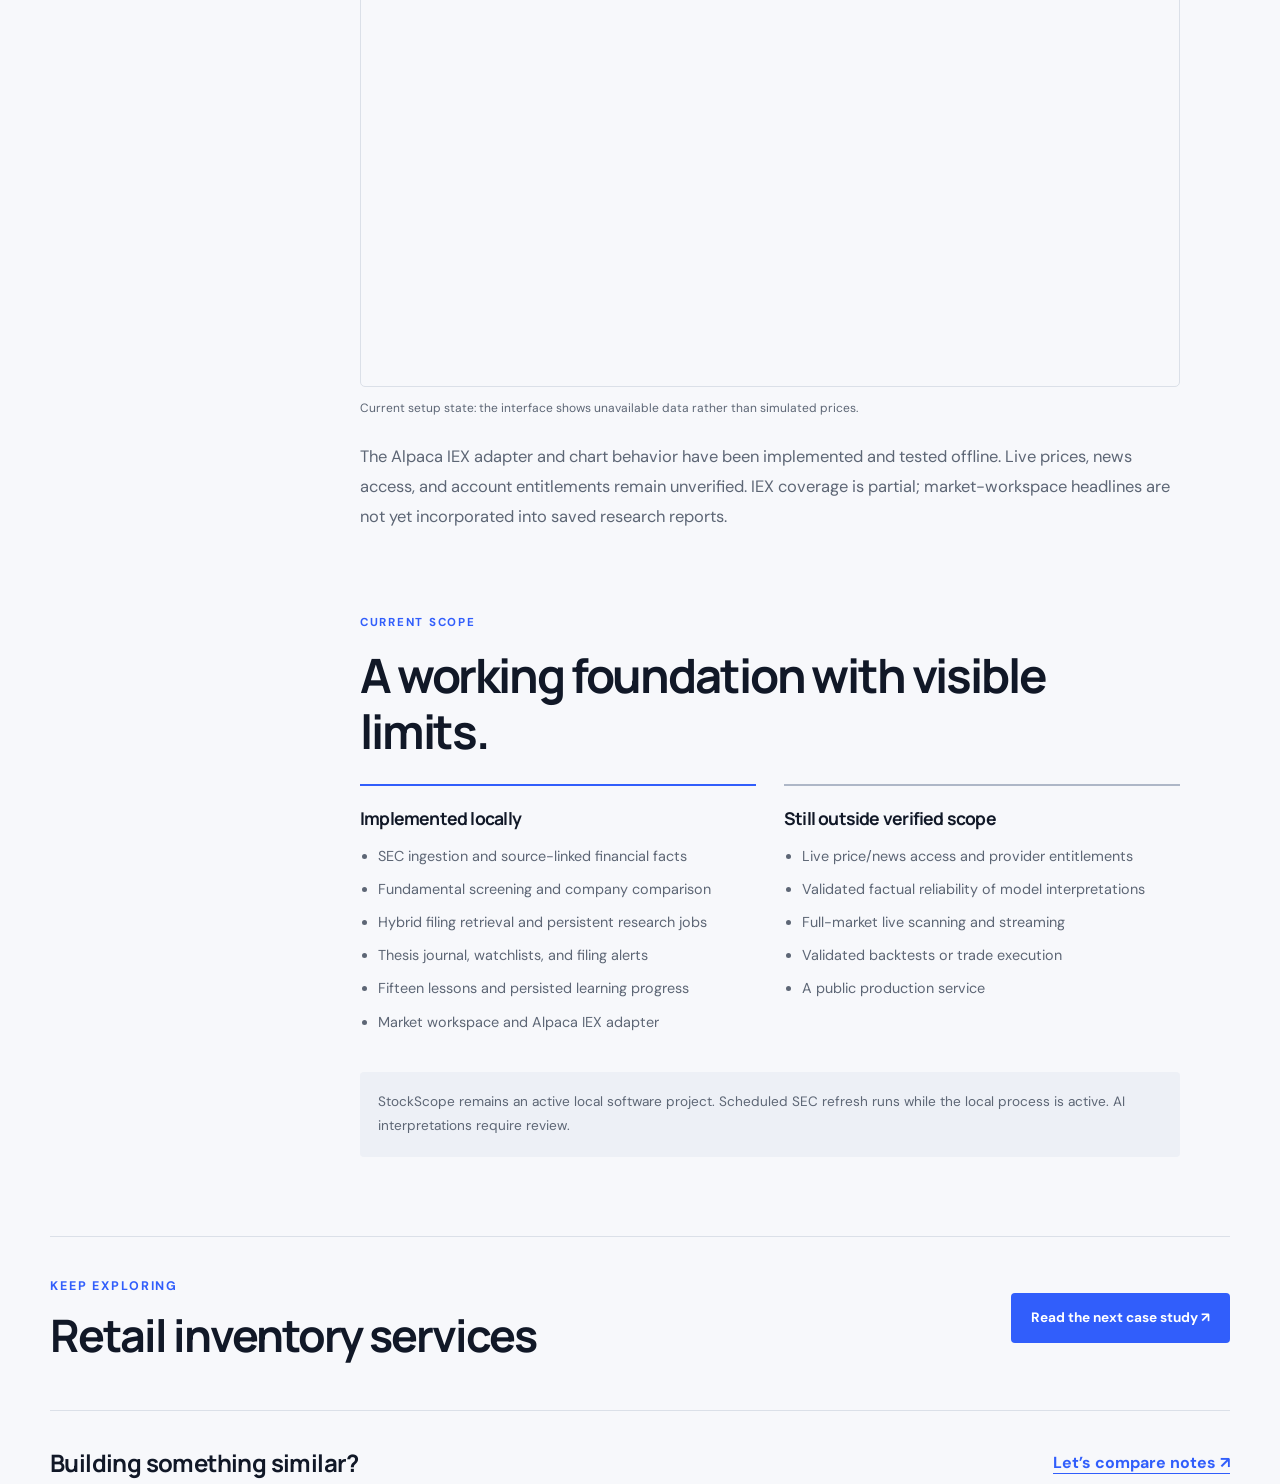
<file: projects/atlas/index.html>
<!doctype html><html lang="en"><head><meta charset="utf-8"><meta name="viewport" content="width=device-width,initial-scale=1"><title>StockScope — Bimesh Regmi</title><meta name="robots" content="noindex"><link rel="canonical" href="https://bimesh16.github.io/projects/stockscope/"><meta http-equiv="refresh" content="0; url=/projects/stockscope/"></head><body><p><a href="/projects/stockscope/">Continue to the StockScope case study</a></p></body></html>
</file>
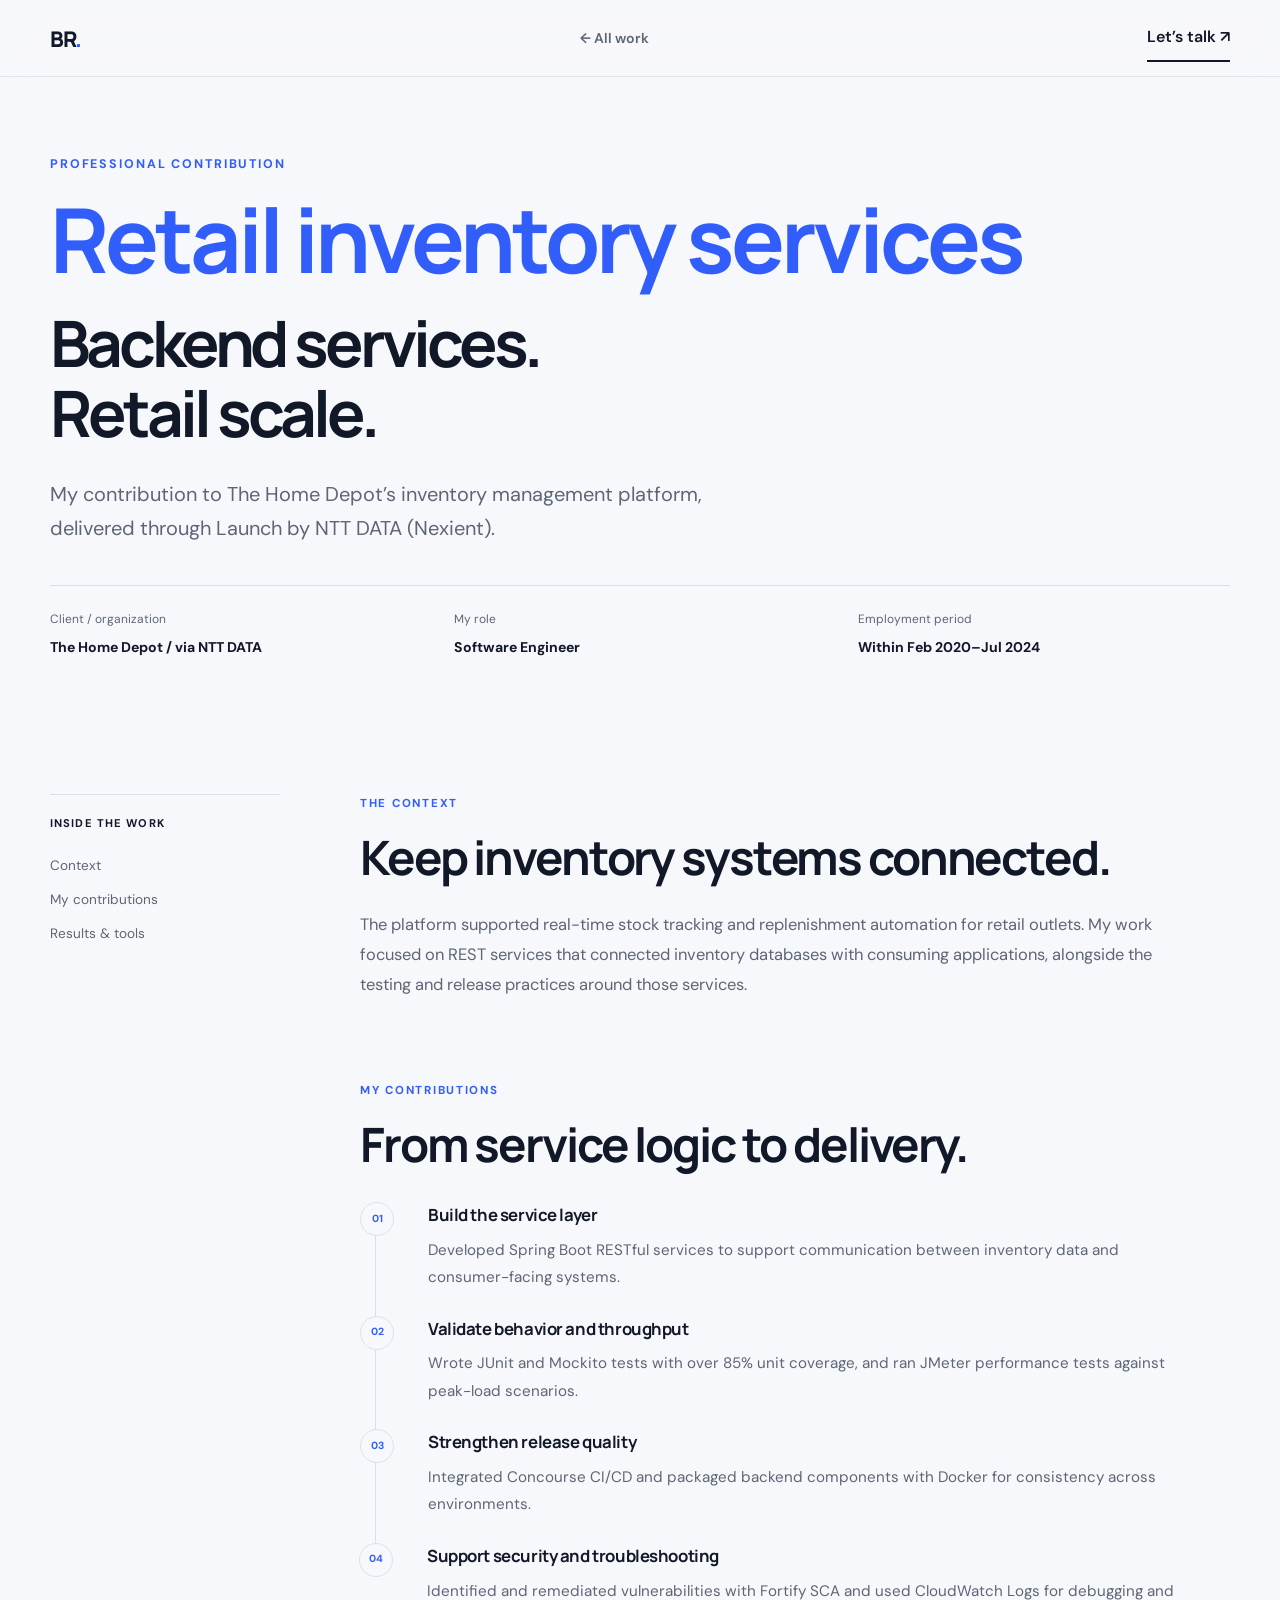
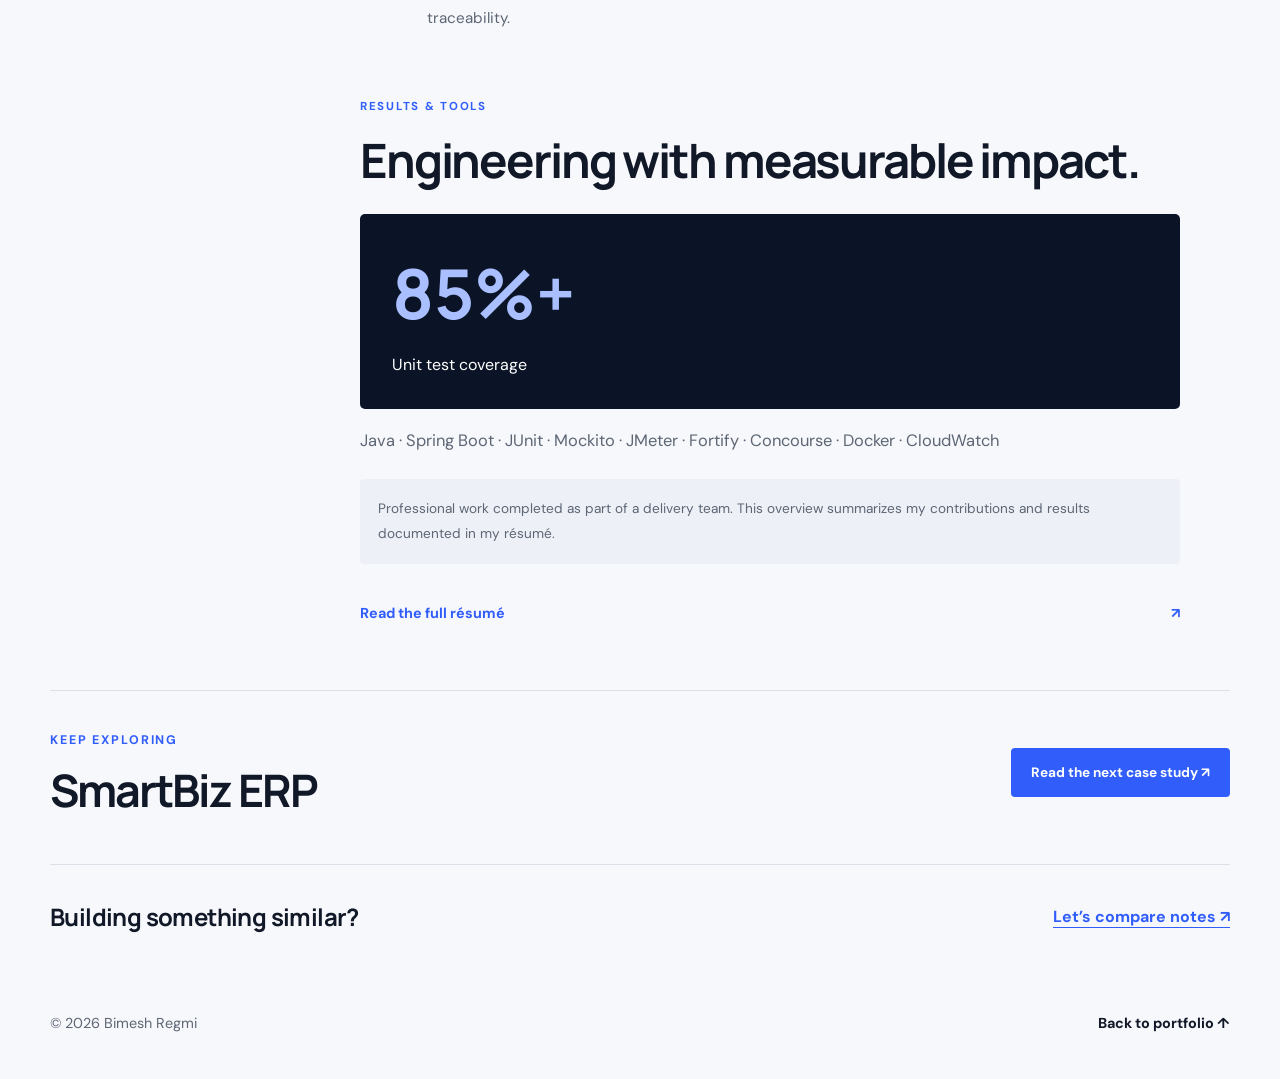
<file: projects/retail-inventory/index.html>
<!doctype html><html lang="en"><head><meta charset="utf-8"><meta name="viewport" content="width=device-width, initial-scale=1"><meta name="description" content="My contribution to The Home Depot’s inventory management platform, delivered through Launch by NTT DATA (Nexient)."><meta name="theme-color" content="#315efb"><title>Retail inventory services — Bimesh Regmi</title><link rel="canonical" href="https://bimesh16.github.io/projects/retail-inventory/"><link rel="icon" href="/favicon.svg" type="image/svg+xml"><meta property="og:title" content="Retail inventory services — Bimesh Regmi"><meta property="og:description" content="My contribution to The Home Depot’s inventory management platform, delivered through Launch by NTT DATA (Nexient)."><meta property="og:type" content="article"><meta property="og:image" content="https://bimesh16.github.io/assets/portfolio-card.png"><meta name="twitter:card" content="summary_large_image"><link rel="preconnect" href="https://fonts.googleapis.com"><link rel="preconnect" href="https://fonts.gstatic.com" crossorigin><link href="https://fonts.googleapis.com/css2?family=DM+Sans:wght@400;500;600;700&family=Manrope:wght@600;700;800&display=swap" rel="stylesheet"><link rel="stylesheet" href="/styles.css"></head><body class="case-page"><a class="skip-link" href="#case-content">Skip to content</a><header class="nav-wrap"><nav class="nav shell" aria-label="Primary navigation"><a class="brand" href="/" aria-label="Bimesh Regmi, home">BR<span>.</span></a><a class="back-link" href="/#work">← All work</a><a class="nav-cta" href="/#contact">Let’s talk ↗</a></nav></header><main id="case-content"><section class="case-hero shell"><p class="kicker">Professional contribution</p><h1>Retail inventory services<span>Backend services.<br>Retail scale.</span></h1><p class="case-intro">My contribution to The Home Depot’s inventory management platform, delivered through Launch by NTT DATA (Nexient).</p><div class="case-facts"><div><span>Client / organization</span><strong>The Home Depot / via NTT DATA</strong></div><div><span>My role</span><strong>Software Engineer</strong></div><div><span>Employment period</span><strong>Within Feb 2020–Jul 2024</strong></div></div></section>
 <div class="case-body shell"><aside class="case-nav" aria-label="Case study sections"><p>Inside the work</p><a href="#context">Context</a><a href="#contributions">My contributions</a><a href="#results">Results &amp; tools</a></aside><div class="case-sections">
 <section id="context"><p class="kicker">The context</p><h2>Keep inventory systems connected.</h2><p>The platform supported real-time stock tracking and replenishment automation for retail outlets. My work focused on REST services that connected inventory databases with consuming applications, alongside the testing and release practices around those services.</p></section>
 <section id="contributions"><p class="kicker">My contributions</p><h2>From service logic to delivery.</h2><ol class="workflow-list"><li><strong>Build the service layer</strong><p>Developed Spring Boot RESTful services to support communication between inventory data and consumer-facing systems.</p></li><li><strong>Validate behavior and throughput</strong><p>Wrote JUnit and Mockito tests with over 85% unit coverage, and ran JMeter performance tests against peak-load scenarios.</p></li><li><strong>Strengthen release quality</strong><p>Integrated Concourse CI/CD and packaged backend components with Docker for consistency across environments.</p></li><li><strong>Support security and troubleshooting</strong><p>Identified and remediated vulnerabilities with Fortify SCA and used CloudWatch Logs for debugging and traceability.</p></li></ol></section>
 <section id="results"><p class="kicker">Results &amp; tools</p><h2>Engineering with measurable impact.</h2><div class="case-result"><strong>85%+</strong><span>Unit test coverage</span></div><p>Java · Spring Boot · JUnit · Mockito · JMeter · Fortify · Concourse · Docker · CloudWatch</p><p class="scope-note">Professional work completed as part of a delivery team. This overview summarizes my contributions and results documented in my résumé.</p><a class="case-link" href="/assets/bimesh-regmi-resume.pdf">Read the full résumé <span aria-hidden="true">↗</span></a></section></div></div>
 <section class="case-next shell"><div><p class="kicker">Keep exploring</p><h2>SmartBiz ERP</h2></div><a class="button primary" href="/projects/smartbiz-erp/">Read the next case study ↗</a></section><section class="case-cta shell"><h2>Building something similar?</h2><a href="mailto:bimeshregmi04@gmail.com?subject=Engineering%20conversation">Let’s compare notes ↗</a></section></main><footer class="shell"><span>© 2026 Bimesh Regmi</span><a href="/">Back to portfolio ↑</a></footer><script src="/script.js"></script></body></html>
</file>
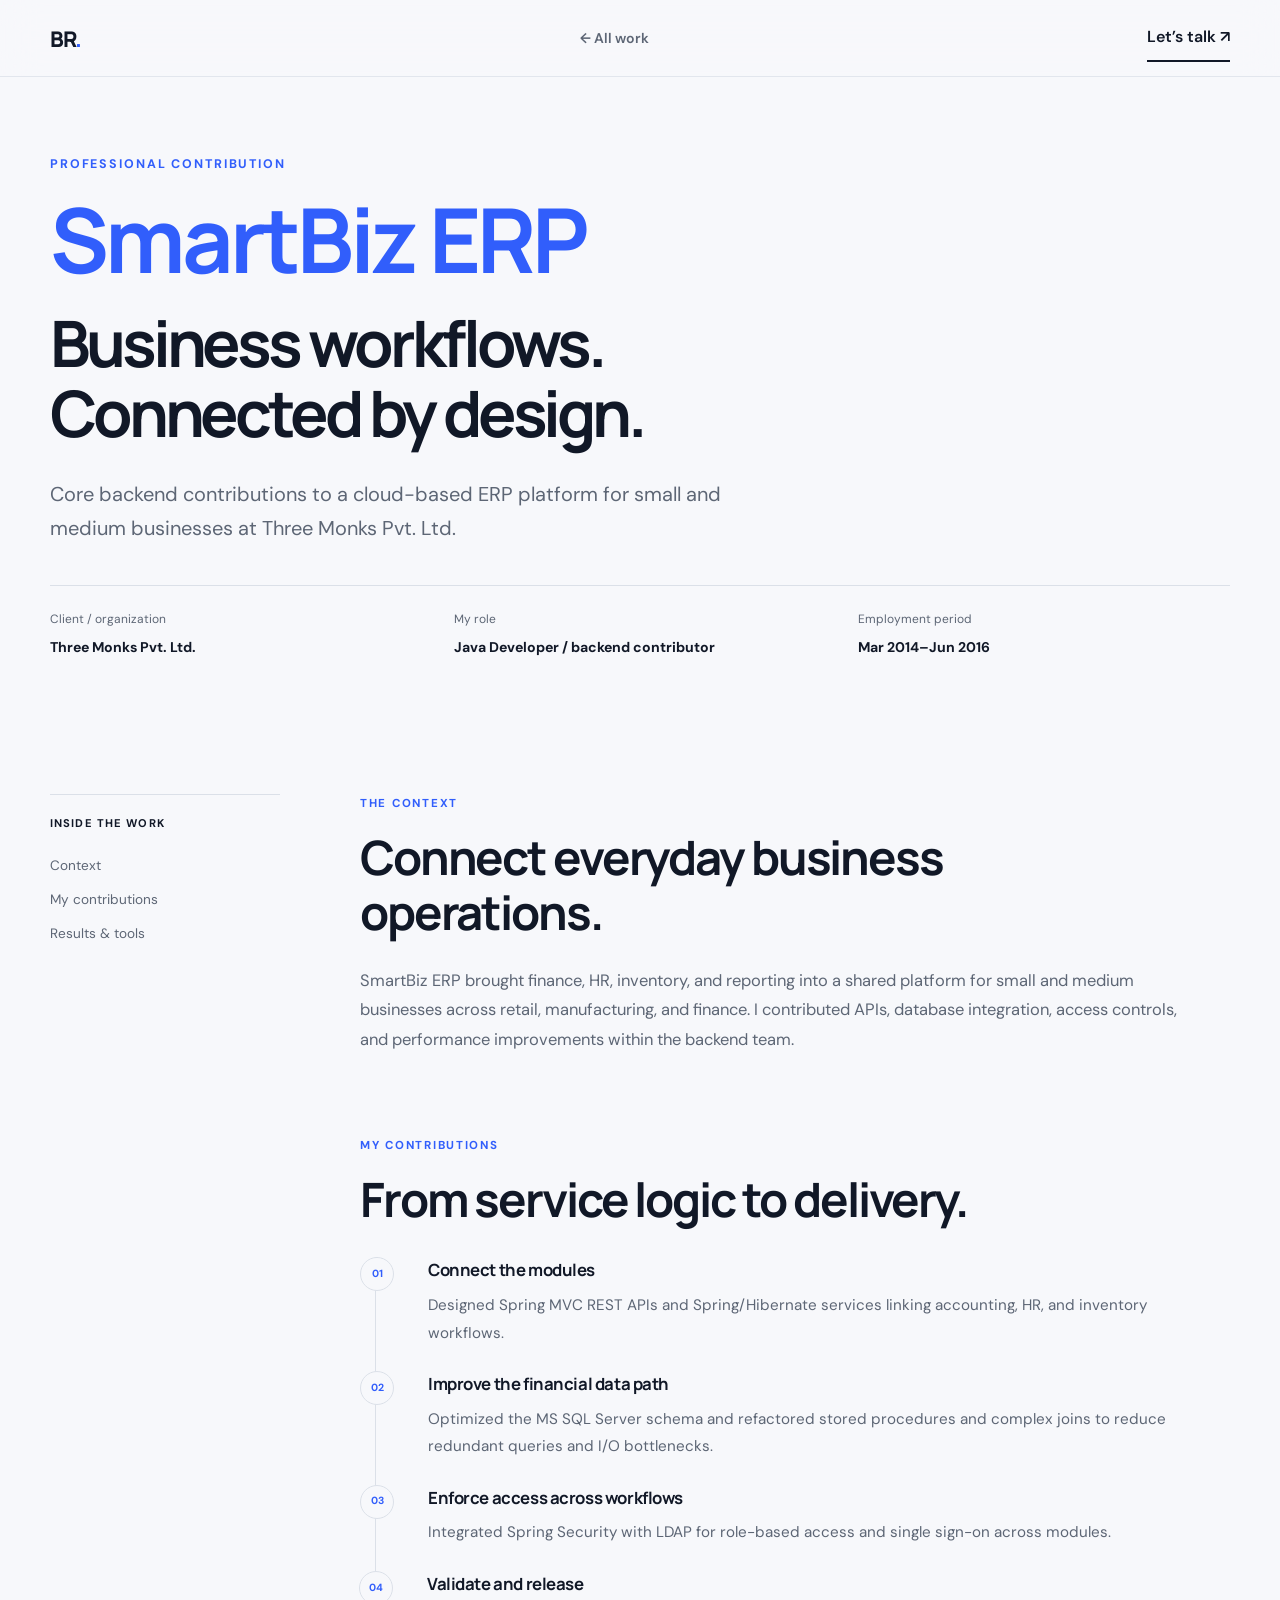
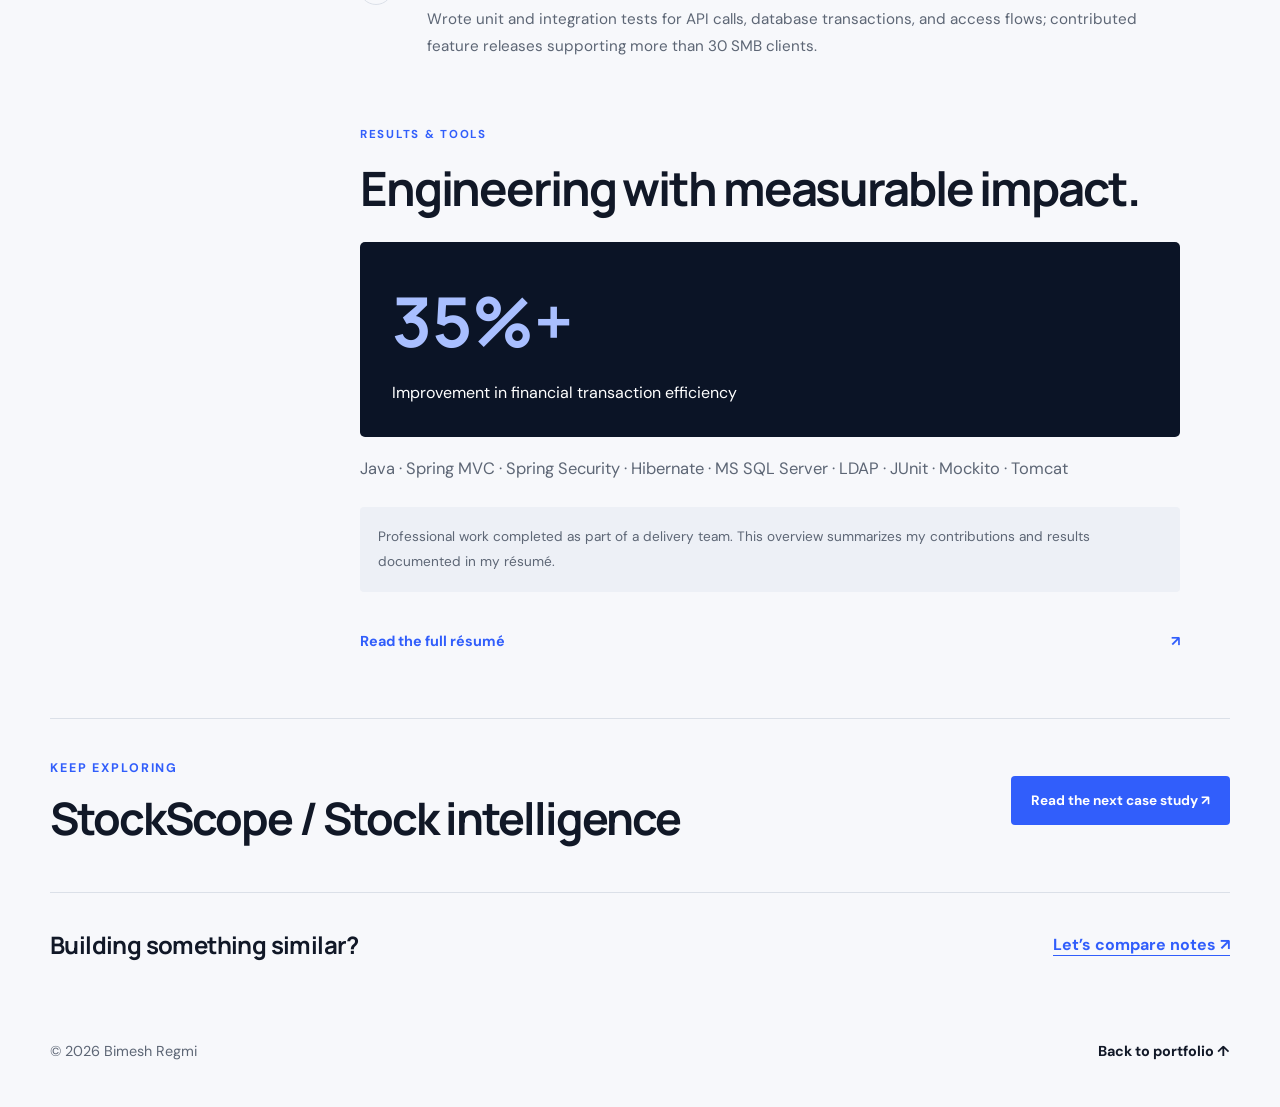
<file: projects/smartbiz-erp/index.html>
<!doctype html><html lang="en"><head><meta charset="utf-8"><meta name="viewport" content="width=device-width, initial-scale=1"><meta name="description" content="Core backend contributions to a cloud-based ERP platform for small and medium businesses at Three Monks Pvt. Ltd."><meta name="theme-color" content="#315efb"><title>SmartBiz ERP — Bimesh Regmi</title><link rel="canonical" href="https://bimesh16.github.io/projects/smartbiz-erp/"><link rel="icon" href="/favicon.svg" type="image/svg+xml"><meta property="og:title" content="SmartBiz ERP — Bimesh Regmi"><meta property="og:description" content="Core backend contributions to a cloud-based ERP platform for small and medium businesses at Three Monks Pvt. Ltd."><meta property="og:type" content="article"><meta property="og:image" content="https://bimesh16.github.io/assets/portfolio-card.png"><meta name="twitter:card" content="summary_large_image"><link rel="preconnect" href="https://fonts.googleapis.com"><link rel="preconnect" href="https://fonts.gstatic.com" crossorigin><link href="https://fonts.googleapis.com/css2?family=DM+Sans:wght@400;500;600;700&family=Manrope:wght@600;700;800&display=swap" rel="stylesheet"><link rel="stylesheet" href="/styles.css"></head><body class="case-page"><a class="skip-link" href="#case-content">Skip to content</a><header class="nav-wrap"><nav class="nav shell" aria-label="Primary navigation"><a class="brand" href="/" aria-label="Bimesh Regmi, home">BR<span>.</span></a><a class="back-link" href="/#work">← All work</a><a class="nav-cta" href="/#contact">Let’s talk ↗</a></nav></header><main id="case-content"><section class="case-hero shell"><p class="kicker">Professional contribution</p><h1>SmartBiz ERP<span>Business workflows.<br>Connected by design.</span></h1><p class="case-intro">Core backend contributions to a cloud-based ERP platform for small and medium businesses at Three Monks Pvt. Ltd.</p><div class="case-facts"><div><span>Client / organization</span><strong>Three Monks Pvt. Ltd.</strong></div><div><span>My role</span><strong>Java Developer / backend contributor</strong></div><div><span>Employment period</span><strong>Mar 2014–Jun 2016</strong></div></div></section>
 <div class="case-body shell"><aside class="case-nav" aria-label="Case study sections"><p>Inside the work</p><a href="#context">Context</a><a href="#contributions">My contributions</a><a href="#results">Results &amp; tools</a></aside><div class="case-sections">
 <section id="context"><p class="kicker">The context</p><h2>Connect everyday business operations.</h2><p>SmartBiz ERP brought finance, HR, inventory, and reporting into a shared platform for small and medium businesses across retail, manufacturing, and finance. I contributed APIs, database integration, access controls, and performance improvements within the backend team.</p></section>
 <section id="contributions"><p class="kicker">My contributions</p><h2>From service logic to delivery.</h2><ol class="workflow-list"><li><strong>Connect the modules</strong><p>Designed Spring MVC REST APIs and Spring/Hibernate services linking accounting, HR, and inventory workflows.</p></li><li><strong>Improve the financial data path</strong><p>Optimized the MS SQL Server schema and refactored stored procedures and complex joins to reduce redundant queries and I/O bottlenecks.</p></li><li><strong>Enforce access across workflows</strong><p>Integrated Spring Security with LDAP for role-based access and single sign-on across modules.</p></li><li><strong>Validate and release</strong><p>Wrote unit and integration tests for API calls, database transactions, and access flows; contributed feature releases supporting more than 30 SMB clients.</p></li></ol></section>
 <section id="results"><p class="kicker">Results &amp; tools</p><h2>Engineering with measurable impact.</h2><div class="case-result"><strong>35%+</strong><span>Improvement in financial transaction efficiency</span></div><p>Java · Spring MVC · Spring Security · Hibernate · MS SQL Server · LDAP · JUnit · Mockito · Tomcat</p><p class="scope-note">Professional work completed as part of a delivery team. This overview summarizes my contributions and results documented in my résumé.</p><a class="case-link" href="/assets/bimesh-regmi-resume.pdf">Read the full résumé <span aria-hidden="true">↗</span></a></section></div></div>
 <section class="case-next shell"><div><p class="kicker">Keep exploring</p><h2>StockScope / Stock intelligence</h2></div><a class="button primary" href="/projects/stockscope/">Read the next case study ↗</a></section><section class="case-cta shell"><h2>Building something similar?</h2><a href="mailto:bimeshregmi04@gmail.com?subject=Engineering%20conversation">Let’s compare notes ↗</a></section></main><footer class="shell"><span>© 2026 Bimesh Regmi</span><a href="/">Back to portfolio ↑</a></footer><script src="/script.js"></script></body></html>
</file>
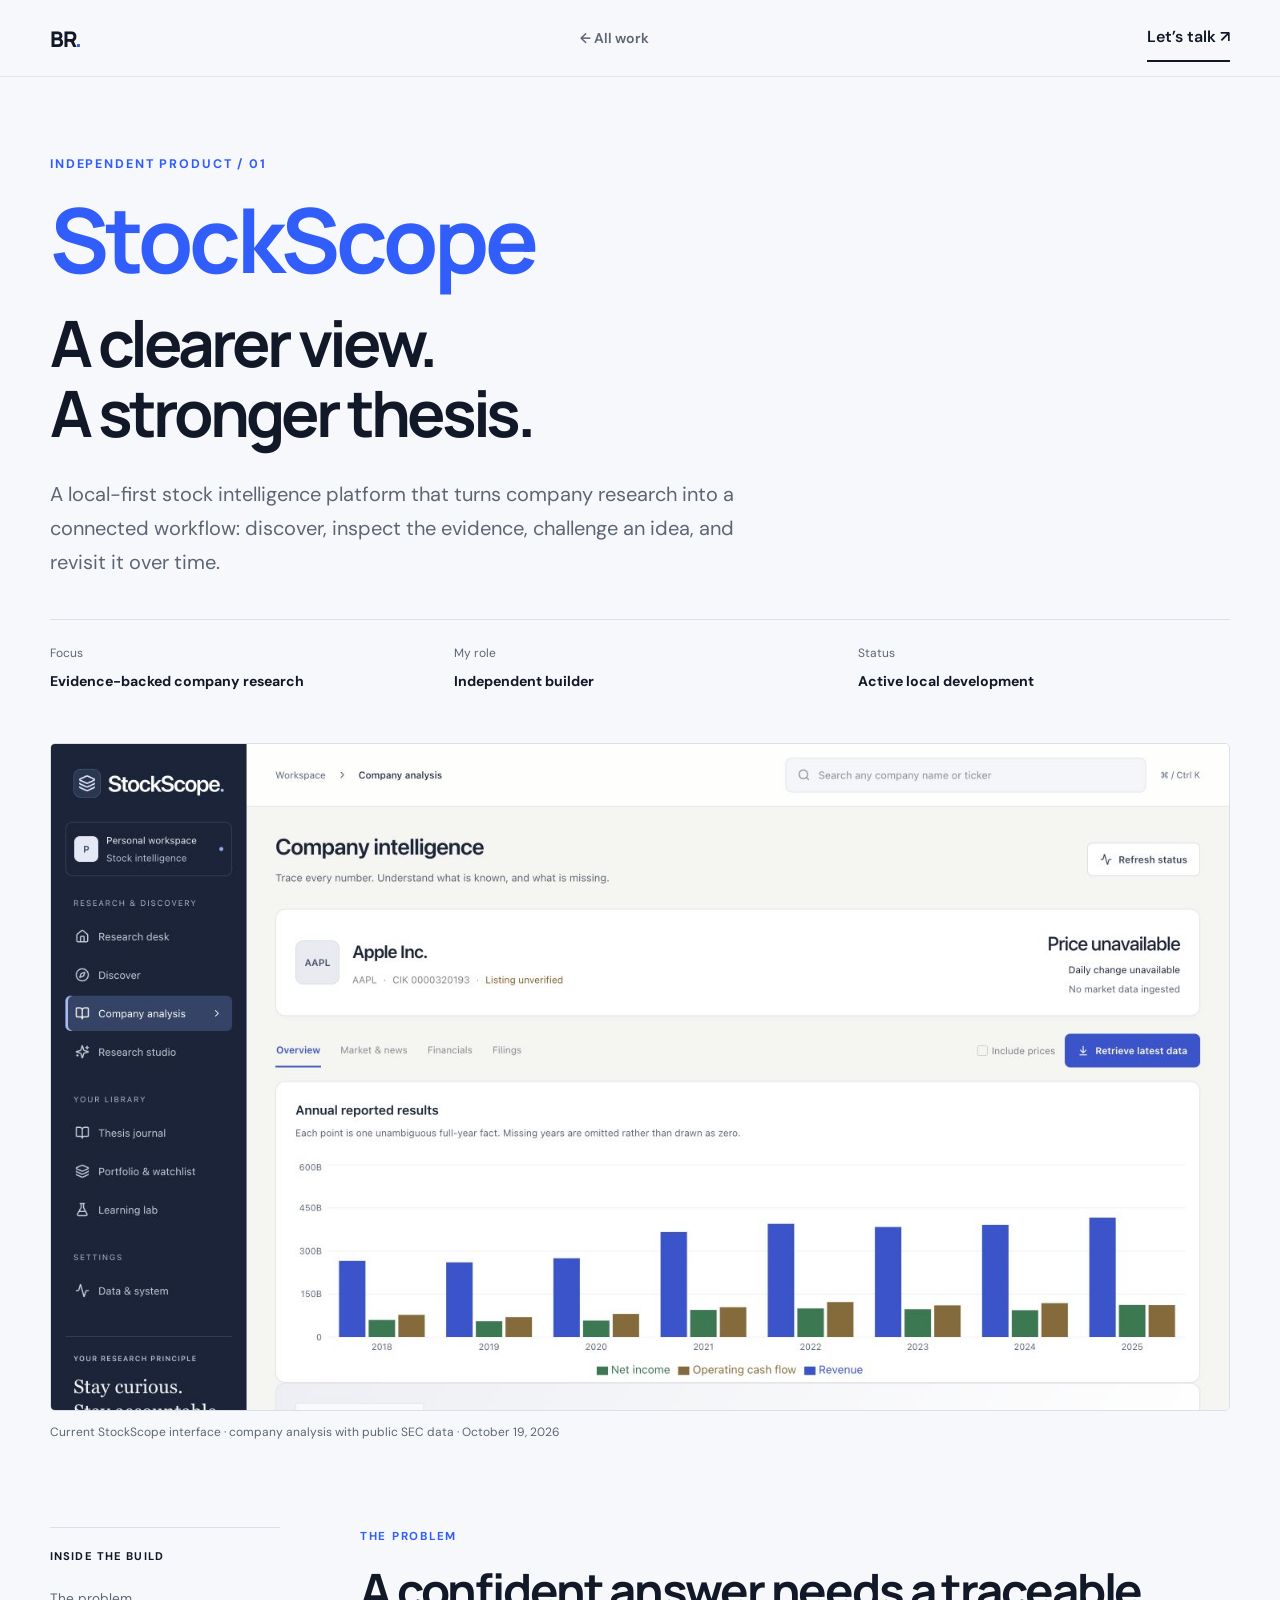
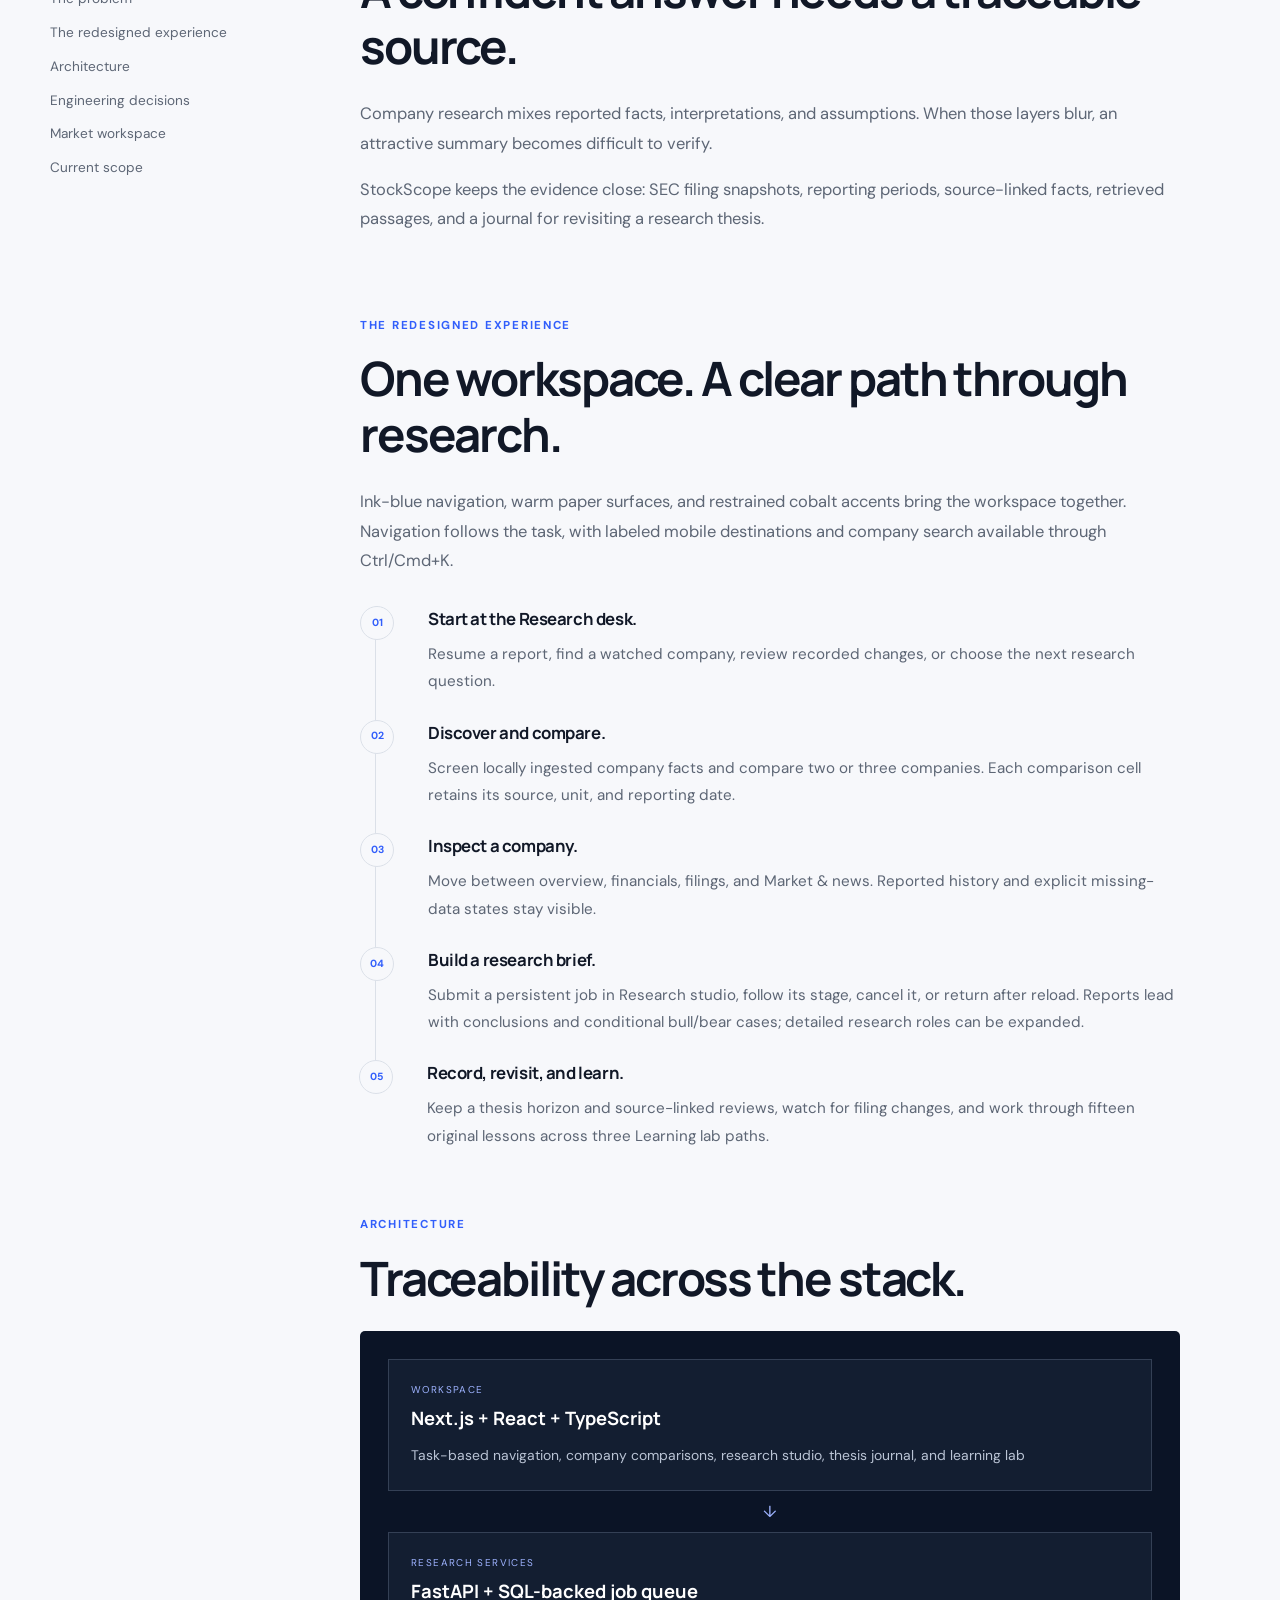
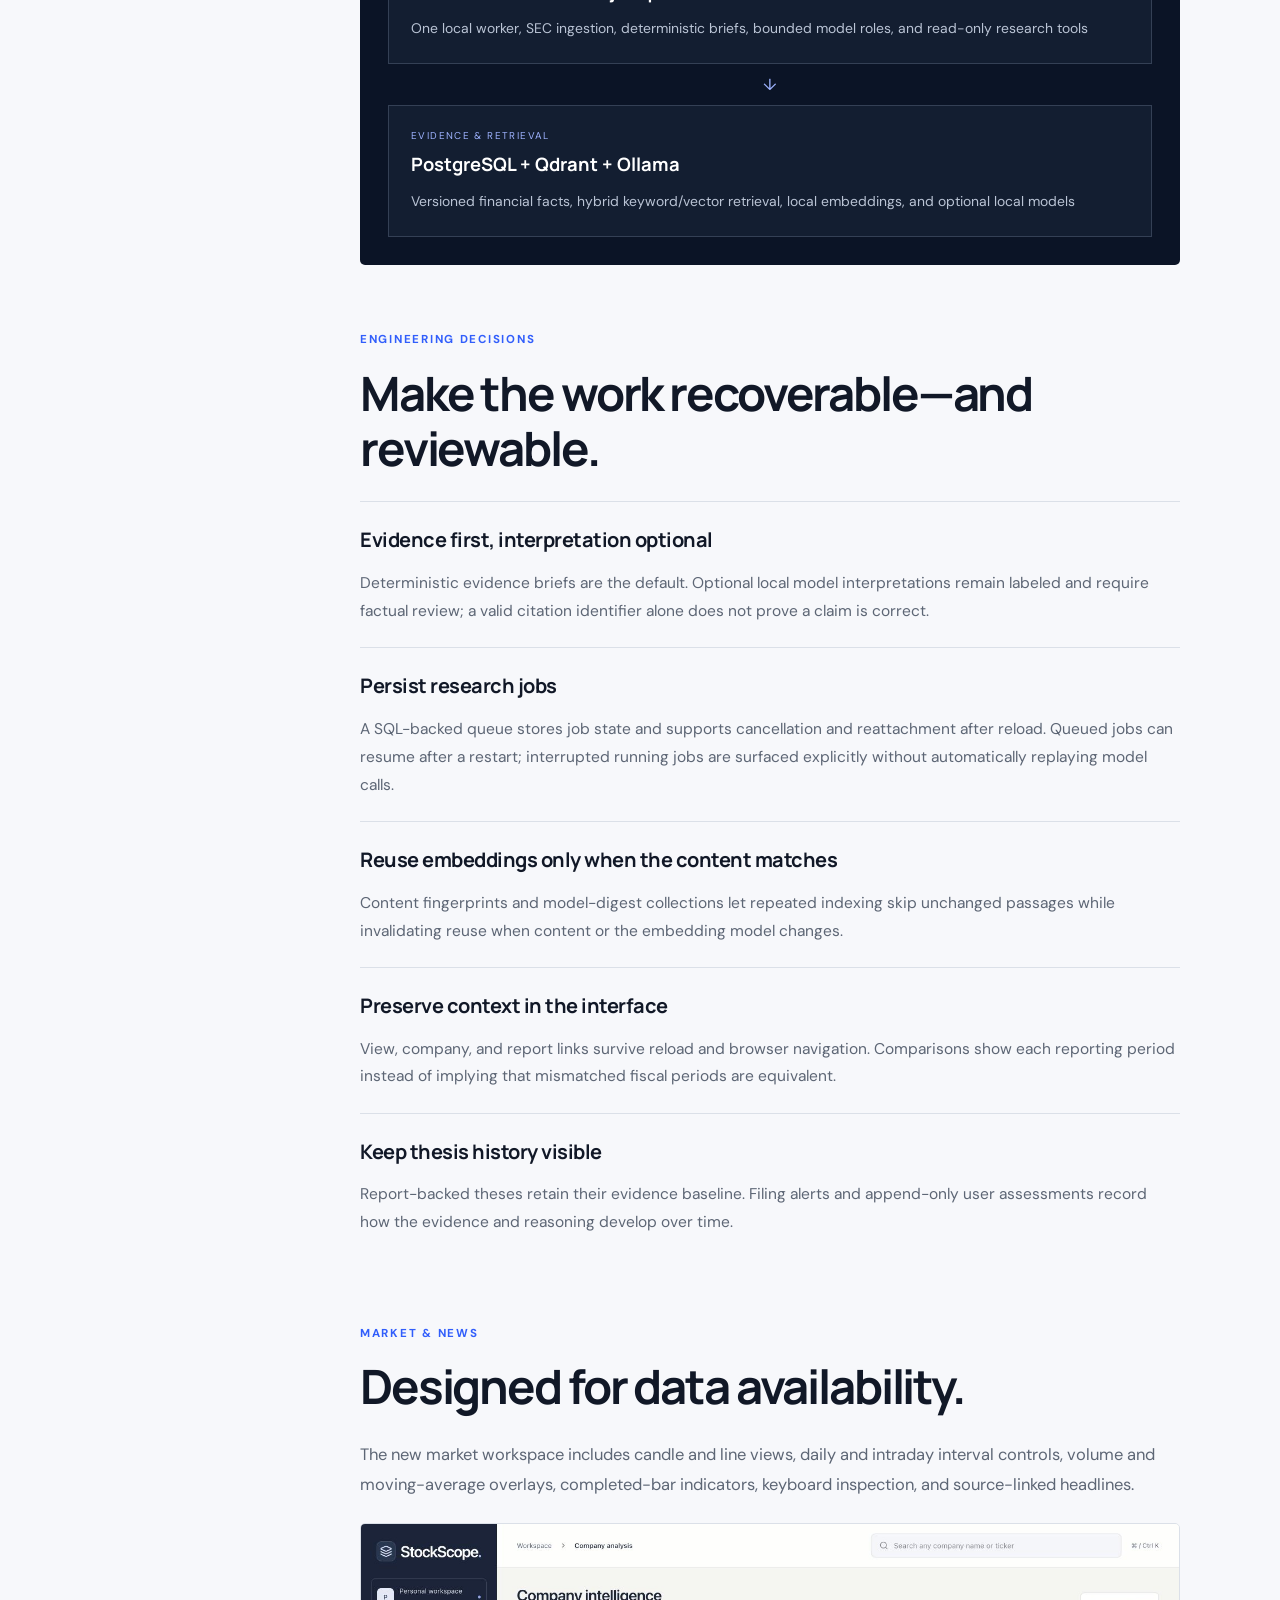
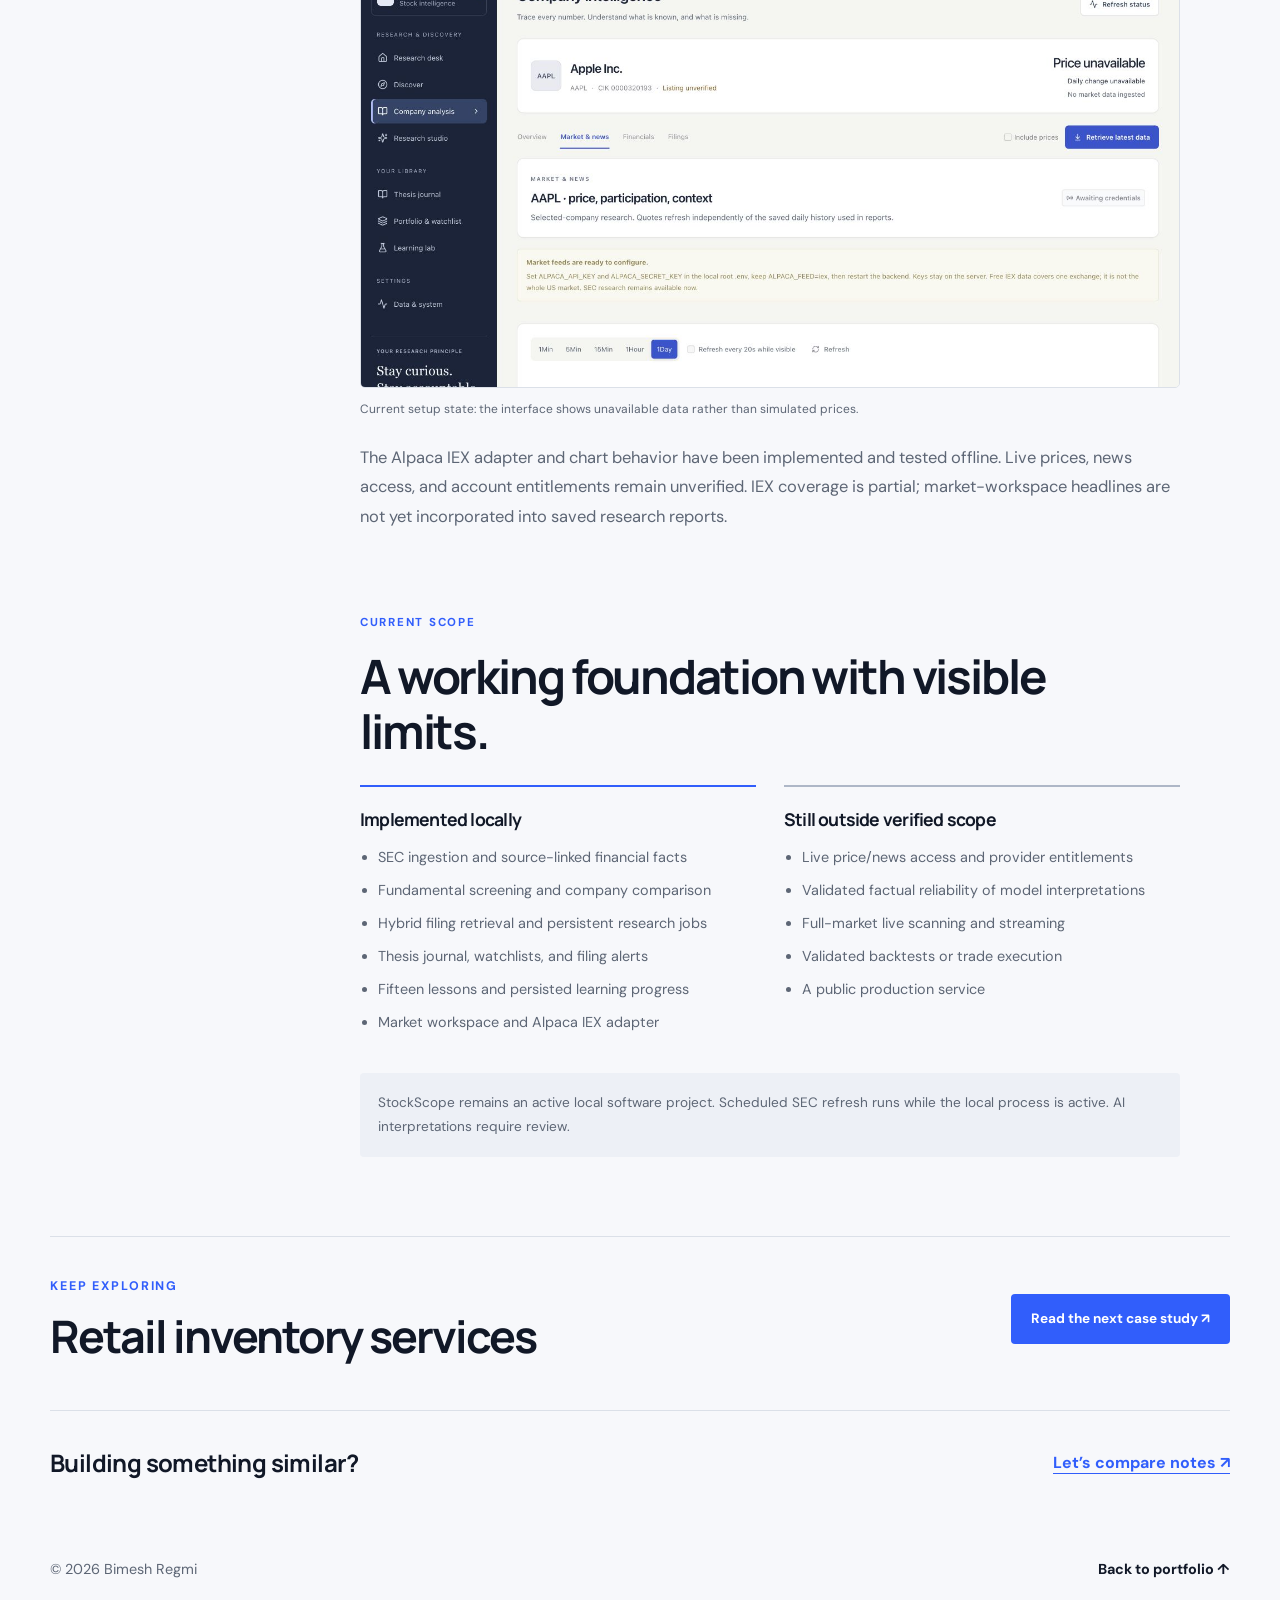
<file: projects/stockscope/index.html>
<!doctype html><html lang="en"><head><meta charset="utf-8"><meta name="viewport" content="width=device-width, initial-scale=1"><meta name="description" content="Inside StockScope: a redesigned research workspace with SEC evidence, persistent jobs, company comparison, a thesis journal, and local AI."><meta name="theme-color" content="#315efb"><title>StockScope — Stock Intelligence Platform — Bimesh Regmi</title><link rel="canonical" href="https://bimesh16.github.io/projects/stockscope/"><link rel="icon" href="/favicon.svg" type="image/svg+xml"><meta property="og:title" content="StockScope — Stock Intelligence Platform — Bimesh Regmi"><meta property="og:description" content="Inside StockScope: a redesigned research workspace with SEC evidence, persistent jobs, company comparison, a thesis journal, and local AI."><meta property="og:type" content="article"><meta property="og:image" content="https://bimesh16.github.io/assets/stockscope-company.png"><meta name="twitter:card" content="summary_large_image"><link rel="preconnect" href="https://fonts.googleapis.com"><link rel="preconnect" href="https://fonts.gstatic.com" crossorigin><link href="https://fonts.googleapis.com/css2?family=DM+Sans:wght@400;500;600;700&family=Manrope:wght@600;700;800&display=swap" rel="stylesheet"><link rel="stylesheet" href="/styles.css"></head><body class="case-page"><a class="skip-link" href="#case-content">Skip to content</a><header class="nav-wrap"><nav class="nav shell" aria-label="Primary navigation"><a class="brand" href="/" aria-label="Bimesh Regmi, home">BR<span>.</span></a><a class="back-link" href="/#work">← All work</a><a class="nav-cta" href="/#contact">Let’s talk ↗</a></nav></header><main id="case-content"><section class="case-hero shell"><p class="kicker">Independent product / 01</p><h1>StockScope<span>A clearer view.<br>A stronger thesis.</span></h1><p class="case-intro">A local-first stock intelligence platform that turns company research into a connected workflow: discover, inspect the evidence, challenge an idea, and revisit it over time.</p><div class="case-facts"><div><span>Focus</span><strong>Evidence-backed company research</strong></div><div><span>My role</span><strong>Independent builder</strong></div><div><span>Status</span><strong>Active local development</strong></div></div></section>
<figure class="case-figure shell"><img src="/assets/stockscope-company.png" width="1470" height="830" alt="StockScope’s company analysis interface showing Apple annual reported results and visible unavailable-price status"><figcaption>Current StockScope interface · company analysis with public SEC data · October 19, 2026</figcaption></figure>
<div class="case-body shell"><aside class="case-nav" aria-label="Case study sections"><p>Inside the build</p><a href="#problem">The problem</a><a href="#workflow">The redesigned experience</a><a href="#architecture">Architecture</a><a href="#decisions">Engineering decisions</a><a href="#market">Market workspace</a><a href="#status">Current scope</a></aside><div class="case-sections">
<section id="problem"><p class="kicker">The problem</p><h2>A confident answer needs a traceable source.</h2><p>Company research mixes reported facts, interpretations, and assumptions. When those layers blur, an attractive summary becomes difficult to verify.</p><p>StockScope keeps the evidence close: SEC filing snapshots, reporting periods, source-linked facts, retrieved passages, and a journal for revisiting a research thesis.</p></section>
<section id="workflow"><p class="kicker">The redesigned experience</p><h2>One workspace. A clear path through research.</h2><p>Ink-blue navigation, warm paper surfaces, and restrained cobalt accents bring the workspace together. Navigation follows the task, with labeled mobile destinations and company search available through Ctrl/Cmd+K.</p><ol class="workflow-list"><li><strong>Start at the Research desk.</strong><p>Resume a report, find a watched company, review recorded changes, or choose the next research question.</p></li><li><strong>Discover and compare.</strong><p>Screen locally ingested company facts and compare two or three companies. Each comparison cell retains its source, unit, and reporting date.</p></li><li><strong>Inspect a company.</strong><p>Move between overview, financials, filings, and Market &amp; news. Reported history and explicit missing-data states stay visible.</p></li><li><strong>Build a research brief.</strong><p>Submit a persistent job in Research studio, follow its stage, cancel it, or return after reload. Reports lead with conclusions and conditional bull/bear cases; detailed research roles can be expanded.</p></li><li><strong>Record, revisit, and learn.</strong><p>Keep a thesis horizon and source-linked reviews, watch for filing changes, and work through fifteen original lessons across three Learning lab paths.</p></li></ol></section>
<section id="architecture"><p class="kicker">Architecture</p><h2>Traceability across the stack.</h2><div class="architecture-flow"><div><span>WORKSPACE</span><strong>Next.js + React + TypeScript</strong><p>Task-based navigation, company comparisons, research studio, thesis journal, and learning lab</p></div><span class="flow-arrow" aria-hidden="true">↓</span><div><span>RESEARCH SERVICES</span><strong>FastAPI + SQL-backed job queue</strong><p>One local worker, SEC ingestion, deterministic briefs, bounded model roles, and read-only research tools</p></div><span class="flow-arrow" aria-hidden="true">↓</span><div><span>EVIDENCE &amp; RETRIEVAL</span><strong>PostgreSQL + Qdrant + Ollama</strong><p>Versioned financial facts, hybrid keyword/vector retrieval, local embeddings, and optional local models</p></div></div></section>
<section id="decisions"><p class="kicker">Engineering decisions</p><h2>Make the work recoverable—and reviewable.</h2><div class="decision"><h3>Evidence first, interpretation optional</h3><p>Deterministic evidence briefs are the default. Optional local model interpretations remain labeled and require factual review; a valid citation identifier alone does not prove a claim is correct.</p></div><div class="decision"><h3>Persist research jobs</h3><p>A SQL-backed queue stores job state and supports cancellation and reattachment after reload. Queued jobs can resume after a restart; interrupted running jobs are surfaced explicitly without automatically replaying model calls.</p></div><div class="decision"><h3>Reuse embeddings only when the content matches</h3><p>Content fingerprints and model-digest collections let repeated indexing skip unchanged passages while invalidating reuse when content or the embedding model changes.</p></div><div class="decision"><h3>Preserve context in the interface</h3><p>View, company, and report links survive reload and browser navigation. Comparisons show each reporting period instead of implying that mismatched fiscal periods are equivalent.</p></div><div class="decision"><h3>Keep thesis history visible</h3><p>Report-backed theses retain their evidence baseline. Filing alerts and append-only user assessments record how the evidence and reasoning develop over time.</p></div></section>
<section id="market"><p class="kicker">Market &amp; news</p><h2>Designed for data availability.</h2><p>The new market workspace includes candle and line views, daily and intraday interval controls, volume and moving-average overlays, completed-bar indicators, keyboard inspection, and source-linked headlines.</p><figure class="case-figure market-figure"><img src="/assets/stockscope-market.png" width="1470" height="830" alt="StockScope Market and news workspace with interval controls and a visible awaiting-credentials status" loading="lazy"><figcaption>Current setup state: the interface shows unavailable data rather than simulated prices.</figcaption></figure><p>The Alpaca IEX adapter and chart behavior have been implemented and tested offline. Live prices, news access, and account entitlements remain unverified. IEX coverage is partial; market-workspace headlines are not yet incorporated into saved research reports.</p></section>
<section id="status"><p class="kicker">Current scope</p><h2>A working foundation with visible limits.</h2><div class="scope-grid"><div><h3>Implemented locally</h3><ul><li>SEC ingestion and source-linked financial facts</li><li>Fundamental screening and company comparison</li><li>Hybrid filing retrieval and persistent research jobs</li><li>Thesis journal, watchlists, and filing alerts</li><li>Fifteen lessons and persisted learning progress</li><li>Market workspace and Alpaca IEX adapter</li></ul></div><div><h3>Still outside verified scope</h3><ul><li>Live price/news access and provider entitlements</li><li>Validated factual reliability of model interpretations</li><li>Full-market live scanning and streaming</li><li>Validated backtests or trade execution</li><li>A public production service</li></ul></div></div><p class="scope-note">StockScope remains an active local software project. Scheduled SEC refresh runs while the local process is active. AI interpretations require review.</p></section>
</div></div><section class="case-next shell"><div><p class="kicker">Keep exploring</p><h2>Retail inventory services</h2></div><a class="button primary" href="/projects/retail-inventory/">Read the next case study ↗</a></section><section class="case-cta shell"><h2>Building something similar?</h2><a href="mailto:bimeshregmi04@gmail.com?subject=Let%E2%80%99s%20talk%20about%20StockScope">Let’s compare notes ↗</a></section></main><footer class="shell"><span>© 2026 Bimesh Regmi</span><a href="/">Back to portfolio ↑</a></footer><script src="/script.js"></script></body></html>
</file>
<file: styles.css>
:root{--ink:#111827;--navy:#0b1426;--blue:#315efb;--ice:#eef3ff;--paper:#f7f8fb;--line:#dbe0e8;--muted:#5d6675;--white:#fff;--sans:'DM Sans',sans-serif;--display:'Manrope',sans-serif}*{box-sizing:border-box}html{scroll-behavior:smooth}body{margin:0;background:var(--paper);color:var(--ink);font-family:var(--sans);font-size:16px;line-height:1.6}.shell{width:min(1180px,calc(100% - 48px));margin-inline:auto}.nav-wrap{position:sticky;top:0;z-index:20;background:rgba(247,248,251,.88);backdrop-filter:blur(18px);border-bottom:1px solid rgba(219,224,232,.75)}.nav{height:76px;display:flex;align-items:center;justify-content:space-between}.brand{font:800 1.35rem var(--display);letter-spacing:-.06em;color:var(--ink);text-decoration:none}.brand span{color:var(--blue)}.nav-links{display:flex;gap:36px}.nav-links a,.nav-cta{font-weight:600;color:var(--ink);text-decoration:none}.nav-links a{font-size:.93rem}.nav a:hover{color:var(--blue)}.nav-cta{padding:10px 0;border-bottom:2px solid var(--ink)}.hero{padding:100px 0 70px}.eyebrow,.kicker{text-transform:uppercase;letter-spacing:.15em;font-weight:700;font-size:.78rem}.eyebrow{display:flex;align-items:center;gap:10px;color:var(--muted)}.eyebrow span{width:28px;height:2px;background:var(--blue)}h1,h2,h3{font-family:var(--display);margin:0;line-height:1.08;letter-spacing:-.045em}h1{max-width:1020px;margin-top:24px;font-size:clamp(3.15rem,7.2vw,6.6rem)}h1 em{font-style:normal;color:var(--blue)}.hero-copy{max-width:720px;margin:36px 0 0;font-size:1.22rem;color:var(--muted);line-height:1.7}.hero-actions{display:flex;gap:14px;margin-top:36px}.button{display:inline-flex;align-items:center;gap:18px;padding:14px 20px;border-radius:4px;text-decoration:none;font-weight:700}.primary{color:white;background:var(--blue)}.primary:hover{background:#234bd2}.secondary{color:var(--ink);border:1px solid var(--line);background:white}.signal-row{display:grid;grid-template-columns:repeat(3,1fr);max-width:760px;margin-top:82px;border-top:1px solid var(--line);padding-top:26px}.signal-row div{display:flex;gap:14px;align-items:flex-start}.signal-row strong{font:700 1.9rem var(--display);color:var(--blue)}.signal-row span{color:var(--muted);font-size:.86rem;line-height:1.45}.section{padding:100px 0}.section-head{display:flex;justify-content:space-between;align-items:end;margin-bottom:42px}.kicker{color:var(--blue);margin:0 0 15px}.section-head h2,.about h2{font-size:clamp(2.5rem,5vw,4.7rem)}.section-head>p{width:330px;margin:0;color:var(--muted)}.project-grid{display:grid;grid-template-columns:1fr 1fr;gap:16px}.project{min-height:390px;padding:28px;background:white;border:1px solid var(--line);display:flex;flex-direction:column;position:relative;overflow:hidden}.featured{grid-column:1/-1;min-height:460px;background:var(--ice)}.project-number{font:700 .8rem var(--display);color:var(--blue);letter-spacing:.12em}.project-content{margin-top:auto;max-width:620px;position:relative;z-index:2}.project-type{font-size:.78rem;text-transform:uppercase;letter-spacing:.13em;font-weight:700;color:var(--muted)}.project h3{font-size:clamp(2rem,4vw,4rem);margin:8px 0 16px}.project p{color:var(--muted);max-width:590px}.tags{display:flex;flex-wrap:wrap;gap:8px;padding:0;margin:24px 0 0;list-style:none}.tags li{font-size:.78rem;font-weight:600;background:var(--paper);border:1px solid var(--line);padding:5px 10px;border-radius:20px}.featured .tags li{background:white}.project-mark{position:absolute;right:7%;top:50%;transform:translateY(-50%);width:250px;height:250px;border-radius:50%;background:var(--blue);display:grid;place-items:center;box-shadow:0 28px 60px rgba(49,94,251,.22)}.project-mark span{font:800 4.7rem var(--display);color:white;letter-spacing:-.08em}.accent-card{background:var(--navy);color:white;border-color:var(--navy)}.accent-card p{color:#aeb9cc}.accent-card .tags li{background:#15223b;border-color:#2c3c58}.experience{background:var(--navy);color:white}.exp-layout{display:grid;grid-template-columns:.8fr 1.2fr;gap:100px}.kicker.light{color:#819dff}.sticky-title{align-self:start;position:sticky;top:120px}.sticky-title h2{font-size:clamp(2.8rem,5vw,5rem)}.sticky-title>p:last-child{color:#9eabc0;max-width:400px;margin-top:28px}.capabilities article{display:grid;grid-template-columns:50px 1fr;gap:18px;padding:34px 0;border-top:1px solid #2a364b}.capabilities article:last-child{border-bottom:1px solid #2a364b}.capabilities span{color:#819dff;font-weight:700}.capabilities h3{font-size:1.55rem;letter-spacing:-.02em}.capabilities p{color:#9eabc0;margin:12px 0 0}.about-grid{display:grid;grid-template-columns:1fr 1fr;gap:90px}.about-grid>div{font-size:1.12rem;color:var(--muted);padding-top:8px}.contact{margin-top:40px;padding:86px;background:var(--blue);color:white}.contact h2{font-size:clamp(3rem,7vw,6rem)}.contact-bottom{margin-top:70px;padding-top:25px;border-top:1px solid rgba(255,255,255,.35);display:flex;justify-content:space-between}.contact-bottom a{color:white;font-weight:700;text-decoration:none;font-size:1.08rem}footer{height:110px;display:flex;align-items:center;justify-content:space-between;color:var(--muted);font-size:.9rem}footer a{color:var(--ink);text-decoration:none;font-weight:700}@media(max-width:760px){.shell{width:min(100% - 28px,1180px)}.nav{height:66px}.nav-links{display:none}.hero{padding-top:70px}h1{font-size:clamp(2.8rem,14vw,4.7rem)}.hero-copy{font-size:1.06rem}.hero-actions{flex-direction:column;align-items:stretch}.button{justify-content:space-between}.signal-row{grid-template-columns:1fr;gap:20px;margin-top:58px}.section{padding:72px 0}.section-head{display:block}.section-head>p{width:auto;margin-top:20px}.project-grid{grid-template-columns:1fr}.featured{grid-column:auto}.project,.featured{min-height:380px}.project-mark{width:135px;height:135px;right:-25px;top:23%}.project-mark span{font-size:2.6rem}.exp-layout{grid-template-columns:1fr;gap:45px}.sticky-title{position:static}.about-grid{grid-template-columns:1fr;gap:30px}.contact{width:100%;padding:70px 24px;margin-top:0}.contact-bottom{flex-direction:column;gap:16px}.contact-bottom a:first-child{font-size:.95rem}footer{height:90px}}
/* Résumé-driven portfolio additions */
section[id],main[id]{scroll-margin-top:96px}.hero h1{max-width:1120px;font-size:clamp(3rem,6.2vw,5.6rem)}.eyebrow{flex-wrap:wrap;letter-spacing:.1em}.file-type{font-size:.64rem;letter-spacing:.08em;color:var(--muted)}.signal-row{max-width:940px;gap:30px}.project-content{max-width:100%}.featured .project-content{max-width:66%;padding-top:40px}.project h3{font-size:clamp(2rem,3.2vw,3.2rem)}.project .project-outcome{font-size:.94rem;color:var(--ink);border-top:1px solid var(--line);padding-top:16px}.accent-card .project-outcome{color:#dbe6fa;border-color:#2c3c58}.project-mark{right:5%;width:220px;height:220px}.project-mark span{font-size:4rem;letter-spacing:-.12em}.project-number{line-height:1.6}.timeline{border-top:1px solid var(--line)}.role{display:grid;grid-template-columns:245px 1fr;gap:50px;padding:36px 0;border-bottom:1px solid var(--line)}.role-meta p{font-weight:700;margin:0 0 4px}.role-meta span{font-size:.9rem;color:var(--muted)}.role h3{font-size:1.7rem;line-height:1.25;letter-spacing:-.03em}.company-alias{font-size:1.05rem;color:var(--muted);font-weight:500}.role-title{color:var(--blue);font-weight:700;margin:8px 0 16px}.role p:not(.role-title){margin-top:0}.role>div:last-child>p:not(.role-title),.role ul{color:var(--muted)}.role ul{padding-left:20px;margin-bottom:0}.role li+li{margin-top:7px}.education{border-top:1px solid var(--line);padding-top:38px;margin-top:64px}.education-grid{display:grid;grid-template-columns:1fr 1fr;gap:60px}.education-grid span{font-size:.85rem;color:var(--muted)}.education h3{font-size:1.3rem;line-height:1.4;letter-spacing:-.02em;margin-top:12px}.education article p{color:var(--muted);margin-top:9px}.contact-copy{color:#e1e8ff;font-size:1.15rem;max-width:540px;margin-top:28px}.skip-link{position:fixed;left:16px;top:-100px;background:var(--navy);color:white;padding:12px 18px;z-index:40}.skip-link:focus{top:12px}a:focus-visible{outline:3px solid #e59c17;outline-offset:5px}.nav-links{gap:27px}.contact .kicker.light{color:#dce5ff}.capabilities span{color:#9eb3ff}
@media(max-width:760px){.hero h1{font-size:clamp(2.7rem,10vw,4.7rem)}.eyebrow{font-size:.65rem}.signal-row{gap:22px}.featured .project-content{max-width:100%;padding-top:22px}.project-mark{display:none}.project,.featured{min-height:auto;padding:26px}.project-content{margin-top:24px}.project h3{font-size:2rem}.role{grid-template-columns:1fr;gap:18px;padding:30px 0}.role-meta{display:flex;justify-content:space-between;gap:16px;flex-wrap:wrap}.role-meta p{font-size:.9rem}.education-grid{grid-template-columns:1fr;gap:24px}.education{margin-top:40px}.hero-actions .file-type{margin-left:auto}.contact-bottom{margin-top:40px}.contact h2{font-size:clamp(2.6rem,10vw,4rem)}}
@media(prefers-reduced-motion:reduce){html{scroll-behavior:auto}}
.section-head{gap:48px}.section-head>div{flex:1;min-width:0}.section-head>p{flex:0 0 300px}.section-head h2{max-width:760px}
/* Current personal builds */
.personal-work{padding-bottom:36px}.build-grid{display:grid;grid-template-columns:1fr 1fr;gap:24px}.build-card{background:white;border:1px solid var(--line);overflow:hidden;display:flex;flex-direction:column}.build-image{display:block;aspect-ratio:16/10;overflow:hidden;background:#06101c;border-bottom:1px solid var(--line)}.build-image img{width:100%;height:100%;object-fit:cover;object-position:top;display:block;transition:transform .3s ease}.build-image:hover img{transform:scale(1.025)}.stockscope-card .build-image{background:#edf4ec}.build-body{padding:30px;display:flex;flex-direction:column;flex:1}.build-meta{display:flex;gap:16px;align-items:center;justify-content:space-between;font:700 .75rem var(--display);color:var(--blue);letter-spacing:.02em}.status-badge{border:1px solid var(--line);background:var(--paper);padding:4px 9px;border-radius:20px;color:var(--muted);font-size:.65rem;white-space:nowrap}.build-card h3{font-size:clamp(2rem,3.2vw,3rem);line-height:1.12;margin:2px 0 18px}.build-card .project-type{margin-top:28px}.build-body>p:not(.project-type){color:var(--muted)}.build-body>p{margin-bottom:0}.build-card .tags{margin-bottom:26px}.build-details{margin-top:auto;border-top:1px solid var(--line);border-bottom:1px solid var(--line)}.build-details summary{cursor:pointer;font-weight:700;list-style:none;padding:16px 0;display:flex;justify-content:space-between;gap:12px}.build-details summary::-webkit-details-marker{display:none}.build-details summary span{font-size:1.2rem;color:var(--blue)}.build-details[open] summary span{transform:rotate(45deg)}.build-details ul{padding-left:20px;margin:0 0 20px;color:var(--muted);font-size:.92rem}.build-details li+li{margin-top:10px}.build-body .build-note{font-size:.78rem;line-height:1.6;margin-top:18px}.build-details summary:focus-visible{outline:3px solid #e59c17;outline-offset:4px}@media(max-width:760px){.build-grid{grid-template-columns:1fr;gap:24px}.build-body{padding:24px}.build-card h3{font-size:2.4rem}.build-meta{font-size:.7rem}.personal-work{padding-bottom:20px}}@media(prefers-reduced-motion:reduce){.build-image img{transition:none}}
/* Product stories and career positioning */
.hero{padding:84px 0 52px}.hero-layout{display:grid;grid-template-columns:minmax(0,1.7fr) minmax(280px,.8fr);gap:58px;align-items:start}.hero h1{font-size:clamp(3rem,4.6vw,4.5rem);line-height:1.12;letter-spacing:-.055em;margin-top:28px}.hero-copy{font-size:1.2rem;max-width:640px;margin-top:28px}.current-role{display:flex;flex-wrap:wrap;gap:5px;align-items:center;color:var(--muted);font-size:.88rem;margin:26px 0}.current-role strong{color:var(--ink)}.status-dot{display:inline-block;width:7px;height:7px;background:#3c8c67;border-radius:50%;flex-shrink:0}.current-role>.status-dot{margin-right:5px}.role-location{padding-left:16px;margin-left:10px;border-left:1px solid var(--line)}.hero-actions{gap:10px;margin-top:28px}.hero .button{font-size:.88rem;gap:12px}.hero-shortcuts{display:flex;gap:24px;margin-top:23px}.hero-shortcuts a{color:var(--muted);font-size:.82rem;text-underline-offset:4px}.build-index{background:var(--navy);color:white;padding:26px 28px;border-radius:5px;box-shadow:0 20px 55px #0b142610}.index-label{display:flex;align-items:center;gap:8px;font-size:.65rem;letter-spacing:.1em;text-transform:uppercase;color:#bac9e5}.index-label>span:last-child{margin-left:auto;color:#8492aa}.index-label .status-dot{background:#8eb2ff}.index-project{display:block;padding:26px 0;text-decoration:none;color:white;border-bottom:1px solid #2c374a}.index-number{font-size:.61rem;letter-spacing:.1em;color:#9eb3ff;font-weight:700}.index-project h2{font-size:2.15rem;letter-spacing:-.04em;margin-top:12px;display:flex;justify-content:space-between}.index-project h2 span{font-size:1.35rem;color:#9eb3ff}.index-project p{font-size:.87rem;color:#bac4d5;line-height:1.6;margin:12px 0}.index-stack{font-size:.66rem;color:#9aaac4}.index-project:hover h2{color:#b6c8ff}.index-footer{font-size:.64rem;color:#9baac2;margin:18px 0 0}.signal-row{max-width:none;margin-top:54px;padding-top:28px;gap:38px}.signal-row>div{border-right:1px solid var(--line);padding-right:24px}.signal-row>div:last-child{border-right:0}.signal-row strong{font-size:2.1rem}.personal-work{padding-top:78px}.case-link{color:var(--blue);display:flex;justify-content:space-between;align-items:center;gap:15px;font-weight:700;font-size:.9rem;padding-top:24px;text-decoration:none}.case-link:hover{text-decoration:underline;text-underline-offset:4px}.contribution-grid{display:grid;grid-template-columns:repeat(3,1fr);border-top:1px solid var(--line)}.contribution-grid article{padding:32px 28px 0 0}.contribution-grid article+article{padding-left:28px;border-left:1px solid var(--line)}.contribution-number{font-size:.8rem;color:var(--blue);font-weight:700}.contribution-grid h3{font-size:1.5rem;line-height:1.3;margin:22px 0 16px;letter-spacing:-.03em}.contribution-grid p{font-size:.95rem;color:var(--muted)}.contribution-grid a{display:inline-block;color:var(--ink);font-size:.85rem;font-weight:700;margin-top:14px;text-underline-offset:5px}.contact{margin-top:0;padding:70px}.contact h2{font-size:clamp(3rem,6vw,5.5rem)}.contact-actions{display:flex;flex-wrap:wrap;gap:12px;margin-top:28px}.contact-button{background:white;color:#2448c5;font-size:.9rem}.contact-button.outline{background:transparent;border:1px solid #b9c8ff;color:white}.contact-bottom{align-items:center;margin-top:50px;gap:24px}.email-group{display:flex;align-items:center;gap:12px;flex-wrap:wrap}.copy-email{border:1px solid #a2b7ff;background:transparent;padding:6px 10px;color:white;font:inherit;font-size:.72rem;border-radius:4px;cursor:pointer}.copy-feedback{font-size:.72rem}.menu-toggle{display:none}.back-link{font-size:.88rem;font-weight:600;color:var(--muted);text-decoration:none}button:focus-visible{outline:3px solid #e59c17;outline-offset:4px}.case-hero{padding:78px 0 50px}.case-hero h1{font-size:clamp(3.5rem,7vw,6.5rem);margin-top:16px;color:var(--blue)}.case-hero h1>span{display:block;color:var(--ink);font-size:clamp(2.5rem,5vw,4.5rem);margin-top:20px;line-height:1.1}.case-intro{max-width:720px;font-size:1.25rem;line-height:1.7;color:var(--muted);margin-top:28px}.case-facts{display:grid;grid-template-columns:repeat(3,1fr);gap:32px;border-top:1px solid var(--line);padding-top:24px;margin-top:40px}.case-facts span{display:block;font-size:.75rem;color:var(--muted);margin-bottom:5px}.case-facts strong{font-size:.88rem}.case-figure{margin-top:0;margin-bottom:0}.case-figure img{display:block;width:100%;height:auto;border:1px solid var(--line);border-radius:5px}.case-figure figcaption{font-size:.75rem;color:var(--muted);margin-top:12px}.stockscope-figure{max-width:1000px}.case-body{display:grid;grid-template-columns:230px minmax(0,1fr);gap:80px;margin-top:85px}.case-nav{position:sticky;top:110px;align-self:start;border-top:1px solid var(--line);padding-top:20px}.case-nav p{text-transform:uppercase;letter-spacing:.1em;font-size:.7rem;font-weight:700;margin:0 0 16px}.case-nav a{display:block;font-size:.85rem;color:var(--muted);text-decoration:none;padding:6px 0}.case-nav a:hover{color:var(--blue)}.case-sections section{padding:0 0 65px;max-width:820px}.case-sections h2{font-size:clamp(2rem,3.7vw,3rem);line-height:1.17;margin-bottom:25px}.case-sections p{color:var(--muted);font-size:1.03rem;line-height:1.8}.case-sections .kicker{color:var(--blue);font-size:.72rem}.workflow-list{counter-reset:steps;list-style:none;padding:0;margin:30px 0 0}.workflow-list li{counter-increment:steps;position:relative;padding:0 0 24px 52px;border-left:1px solid var(--line);margin-left:15px}.workflow-list li:last-child{border:0;padding-bottom:0}.workflow-list li::before{content:counter(steps,decimal-leading-zero);position:absolute;top:0;left:-16px;border:1px solid var(--line);background:var(--paper);color:var(--blue);width:32px;height:32px;display:grid;place-items:center;border-radius:50%;font-size:.65rem;font-weight:700}.workflow-list strong{font-family:var(--display);font-size:1.05rem;letter-spacing:-.025em}.workflow-list p{margin:8px 0 0;font-size:.95rem}.architecture-flow{background:var(--navy);padding:28px;border-radius:5px;color:white}.architecture-flow>div{border:1px solid #344055;padding:22px;background:#131e31}.architecture-flow div>span{font-size:.62rem;letter-spacing:.14em;color:#9eb3ff;display:block;margin-bottom:8px}.architecture-flow strong{font-family:var(--display);font-size:1.15rem;line-height:1.4}.architecture-flow p{color:#bac4d5;font-size:.87rem;margin:10px 0 0}.flow-arrow{display:block;text-align:center;padding:8px;color:#9eb3ff}.decision{border-top:1px solid var(--line);padding:24px 0 6px}.decision h3{font-size:1.25rem;line-height:1.4;letter-spacing:-.025em}.decision p{font-size:.97rem}.scope-grid{display:grid;grid-template-columns:1fr 1fr;gap:28px}.scope-grid>div{border-top:2px solid var(--blue);padding-top:20px}.scope-grid>div+div{border-top-color:#aeb7c7}.scope-grid h3{font-size:1.1rem;line-height:1.4}.scope-grid ul{padding-left:18px;color:var(--muted);font-size:.9rem}.scope-grid li+li{margin-top:10px}.case-sections .scope-note{font-size:.85rem;background:#edf0f6;padding:18px;border-radius:4px;margin-top:24px}.case-next{border-top:1px solid var(--line);padding-top:40px;padding-bottom:50px;display:flex;gap:30px;align-items:center;justify-content:space-between}.case-next h2{font-size:clamp(1.8rem,3.6vw,2.8rem)}.case-next .button{font-size:.85rem}.case-cta{padding:35px 0;border-top:1px solid var(--line);display:flex;justify-content:space-between;gap:20px;align-items:center}.case-cta h2{font-size:1.5rem;line-height:1.4;letter-spacing:-.025em}.case-cta a{color:var(--blue);font-weight:700;text-underline-offset:5px}
@media(max-width:1000px){.hero-layout{gap:28px;grid-template-columns:minmax(0,1.4fr) minmax(260px,.8fr)}.hero h1{font-size:3.4rem}.hero .hero-actions{flex-wrap:wrap}.hero .button{padding:12px 15px}.role-location{flex-basis:100%;padding-left:13px;margin:4px 0 0;border:0}.build-index{padding:24px}.case-body{grid-template-columns:190px minmax(0,1fr);gap:40px}.contact{padding:54px}.nav-links{gap:20px}}
@media(max-width:760px){.hero{padding-top:48px}.hero-layout{grid-template-columns:1fr;gap:40px}.hero h1{font-size:clamp(2.65rem,10.6vw,4.4rem);letter-spacing:-.055em}.hero-copy{font-size:1.08rem;line-height:1.65;margin-top:24px}.hero-actions{flex-direction:row;flex-wrap:wrap}.hero-actions .button{flex:1 0 100%;padding:15px 18px}.hero-shortcuts{gap:18px}.hero-shortcuts a{font-size:.78rem}.hero-actions .file-type{margin-left:auto}.build-index{padding:24px}.index-project{padding:22px 0}.index-project h2{font-size:2rem}.index-project p{max-width:300px}.signal-row{margin-top:36px;gap:24px}.signal-row>div{border-right:0;padding-right:0}.signal-row strong{min-width:92px}.personal-work{padding-top:50px}.menu-toggle{display:flex;align-items:center;gap:10px;margin-left:auto;margin-right:24px;border:0;background:transparent;color:var(--ink);font:600 .85rem var(--sans);cursor:pointer;padding:12px 0}.menu-toggle span{color:var(--blue);font-size:1.1rem}.nav-links{display:none;position:absolute;top:65px;left:0;right:0;background:var(--paper);padding:14px 22px 22px;border-bottom:1px solid var(--line);box-shadow:0 12px 18px #0b14260a}.nav-links.is-open{display:flex;flex-direction:column;gap:0}.nav-links a{padding:13px 0}.nav-cta{font-size:.86rem}.contribution-grid{grid-template-columns:1fr}.contribution-grid article,.contribution-grid article+article{padding:28px 0;border-left:0;border-bottom:1px solid var(--line)}.contribution-grid h3{margin-top:15px}.contribution-grid a{margin:7px 0 8px}.contact{padding:50px 22px}.contact-actions{flex-direction:column}.contact-actions .button{justify-content:space-between}.contact-bottom{align-items:flex-start}.email-group{gap:8px}.email-group a{font-size:.9rem!important}.case-hero{padding:48px 0 35px}.case-hero h1{font-size:3.8rem}.case-hero h1>span{font-size:clamp(2.4rem,9vw,3.8rem)}.case-intro{font-size:1.08rem}.case-facts{grid-template-columns:1fr;gap:20px;margin-top:28px}.case-facts span{margin-bottom:2px}.case-body{grid-template-columns:1fr;gap:35px;margin-top:40px}.case-nav{position:static;display:flex;flex-wrap:wrap;gap:8px 18px}.case-nav p{flex-basis:100%;margin-bottom:0}.case-nav a{font-size:.77rem}.case-sections section{padding-bottom:45px}.case-sections h2{font-size:2rem}.case-sections p{font-size:.96rem}.architecture-flow{padding:16px}.architecture-flow>div{padding:18px}.scope-grid{grid-template-columns:1fr;gap:20px}.case-next,.case-cta{flex-direction:column;align-items:flex-start}.case-next{padding-top:30px;padding-bottom:35px}.case-cta h2{font-size:1.4rem}.back-link{font-size:.78rem}.case-figure figcaption{font-size:.67rem}}
@media(prefers-reduced-motion:reduce){*{scroll-behavior:auto!important}.build-image img{transition:none}}

.hero-shortcuts{flex-wrap:wrap;row-gap:10px}

/* Selected product and professional contributions */
.build-index .index-project{padding:20px 0}.build-index .index-project h2{font-size:1.75rem}.build-index .index-project p{margin-bottom:0}.lead-build{grid-column:1/-1;display:grid;grid-template-columns:1fr 1fr}.lead-build .build-image{aspect-ratio:auto;min-height:600px;border-bottom:0;border-right:1px solid var(--line)}.lead-build .build-image img{object-fit:cover;object-position:left top}.project-visual{display:flex;flex-direction:column;min-height:300px;padding:30px;text-decoration:none;color:white;background:var(--navy);position:relative}.visual-label{font-size:.62rem;letter-spacing:.13em;color:#b9caff}.project-visual>strong{font:700 clamp(2rem,3.3vw,3rem)/1.1 var(--display);letter-spacing:-.05em;margin:25px 0}.module-strip{display:flex;gap:8px;flex-wrap:wrap;align-items:center;margin-top:auto}.module-strip>span{font-size:.68rem;padding:9px 11px;border:1px solid #7183a5;border-radius:4px}.module-strip>span[aria-hidden]{border:0;padding:0}.visual-caption{font-size:.6rem;color:#b9caff;margin-top:18px}.erp-visual{background:#e9edf9;color:var(--navy)}.erp-visual .visual-label,.erp-visual .visual-caption{color:#445781}.erp-visual .module-strip>span{border-color:#acbada;background:#f5f7ff}.build-result{margin-top:auto;border-top:1px solid var(--line);padding-top:20px;display:flex;align-items:center;gap:18px}.build-result strong{font:700 2.3rem var(--display);color:var(--blue)}.build-result span{font-size:.84rem;color:var(--muted);max-width:230px}.case-result{background:var(--navy);color:white;padding:32px;display:flex;flex-direction:column;gap:12px;border-radius:5px}.case-result strong{font:700 4.3rem var(--display);color:#a9bfff}.case-result span{font-size:1rem}.case-hero h1{overflow-wrap:break-word}
@media(max-width:760px){.lead-build{display:flex;grid-column:auto}.lead-build .build-image{min-height:0;aspect-ratio:16/10;border-right:0;border-bottom:1px solid var(--line)}.project-visual{padding:24px;min-height:290px}.project-visual>strong{font-size:2.25rem}.build-result{gap:14px}.case-hero h1{font-size:clamp(2.6rem,10vw,3.8rem)}}

.lead-build .build-image{display:flex;align-items:center;background:#eff1f6}.lead-build .build-image img{height:auto;object-fit:contain}.market-figure{margin:24px 0}.market-figure img{border:1px solid var(--line)}
</file>
